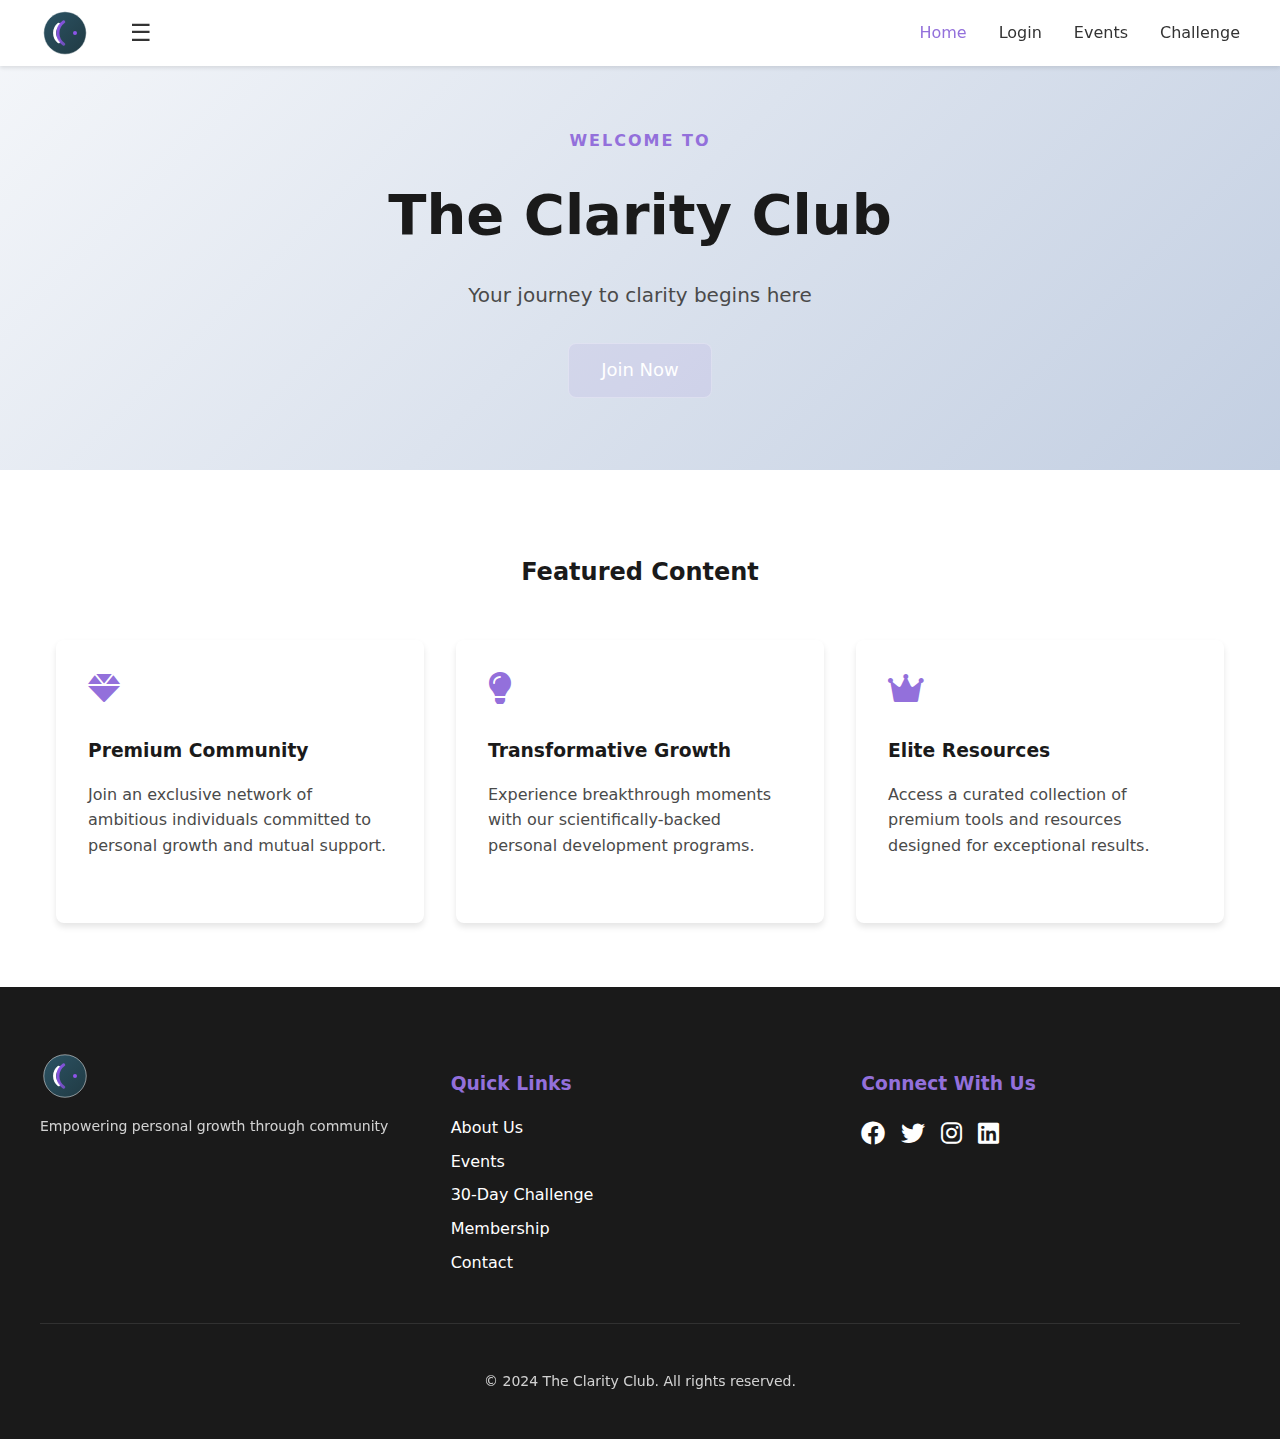
<file: index.html>
<!DOCTYPE html>
<html lang="en">
<head>
    <meta charset="UTF-8">
    <meta name="viewport" content="width=device-width, initial-scale=1.0">
    <title>The Clarity Club</title>
    <link rel="stylesheet" href="css/variables.css">
    <link rel="stylesheet" href="css/styles.css">
    <link rel="stylesheet" href="css/hamburger.css">
    <link rel="stylesheet" href="https://cdnjs.cloudflare.com/ajax/libs/font-awesome/6.0.0/css/all.min.css">
    <style>
        .glow-button {
            position: relative;
            display: inline-block;
            padding: 12px 32px;
            color: white;
            text-decoration: none;
            font-size: 18px;
            font-weight: 500;
            border: 1px solid rgba(255, 255, 255, 0.3);
            border-radius: 8px;
            background: rgba(147, 112, 219, 0.1);
            transition: all 0.3s;
            overflow: hidden;
        }

        .glow-button::before {
            content: '';
            position: absolute;
            top: -2px;
            left: -2px;
            right: -2px;
            bottom: -2px;
            background: linear-gradient(45deg, #9370DB, #8A2BE2);
            border-radius: 10px;
            z-index: -1;
            opacity: 0.3;
            filter: blur(10px);
            animation: glowPulse 2s ease-in-out infinite;
        }

        .glow-button::after {
            content: '';
            position: absolute;
            inset: 0;
            border-radius: 8px;
            background: rgba(147, 112, 219, 0.1);
            z-index: -1;
            transition: all 0.3s;
        }

        .glow-button:hover {
            transform: translateY(-2px);
            background: white;
            color: #1E293B;
        }

        .glow-button:hover::before {
            opacity: 0.5;
        }

        @keyframes glowPulse {
            0%, 100% {
                opacity: 0.3;
                transform: scale(1);
            }
            50% {
                opacity: 0.5;
                transform: scale(1.1);
            }
        }
    </style>
</head>
<body>
    <!-- Top Navigation -->
    <nav class="site-nav">
        <div class="nav-progressive">
            <div class="nav-primary">
                <div class="nav-left">
                    <a href="index.html" class="logo">
                        <img src="images/logo.svg" alt="The Clarity Club Logo" class="logo-image">
                    </a>
                    <button class="hamburger-btn" aria-label="Toggle menu">
                        <span class="hamburger-icon">☰</span>
                    </button>
                </div>
                
                <div class="nav-links">
                    <a href="index.html" class="active">Home</a>
                    <a href="login.html">Login</a>
                    <a href="events.html">Events</a>
                    <a href="challenge.html">Challenge</a>
                </div>
            </div>
        </div>
    </nav>

    <!-- Hamburger Dropdown Menu -->
    <div class="hamburger-dropdown">
        <a href="index.html" class="active">Home</a>
        <a href="about.html">About</a>
        <a href="membership.html">Membership</a>
        <a href="blog.html">Blog</a>
        <a href="events.html">Events</a>
        <a href="resources.html">Resources</a>
        <a href="challenge.html">Challenge</a>
        <a href="dashboard.html">Dashboard</a>
        <a href="contact.html">Contact</a>
        <a href="login.html">Login</a>
    </div>

    <!-- Main Content -->
    <main>
        <section class="hero-stack">
            <div class="container">
                <span class="overline">Welcome to</span>
                <h1>The Clarity Club</h1>
                <p class="lead">Your journey to clarity begins here</p>
                <a href="membership.html" class="glow-button">Join Now</a>
            </div>
        </section>

        <section class="content-stack">
            <div class="container">
                <h2>Featured Content</h2>
                <div class="grid">
                    <div class="feature-card">
                        <i class="fas fa-gem"></i>
                        <h3>Premium Community</h3>
                        <p>Join an exclusive network of ambitious individuals committed to personal growth and mutual support.</p>
                        <p class="hover-reveal">
                            <i class="fas fa-circle-check"></i> VIP Mastermind Groups<br>
                            <i class="fas fa-circle-check"></i> Expert-Led Workshops<br>
                            <i class="fas fa-circle-check"></i> Exclusive Events Access<br>
                            <i class="fas fa-circle-check"></i> Private Community Forum
                        </p>
                    </div>

                    <div class="feature-card">
                        <i class="fas fa-lightbulb"></i>
                        <h3>Transformative Growth</h3>
                        <p>Experience breakthrough moments with our scientifically-backed personal development programs.</p>
                        <p class="hover-reveal">
                            <i class="fas fa-circle-check"></i> Personalized Action Plans<br>
                            <i class="fas fa-circle-check"></i> 1-on-1 Coaching Sessions<br>
                            <i class="fas fa-circle-check"></i> Advanced Learning Tools<br>
                            <i class="fas fa-circle-check"></i> Progress Visualization
                        </p>
                    </div>

                    <div class="feature-card">
                        <i class="fas fa-crown"></i>
                        <h3>Elite Resources</h3>
                        <p>Access a curated collection of premium tools and resources designed for exceptional results.</p>
                        <p class="hover-reveal">
                            <i class="fas fa-circle-check"></i> Success Blueprints<br>
                            <i class="fas fa-circle-check"></i> Achievement Tracking<br>
                            <i class="fas fa-circle-check"></i> Resource Library<br>
                            <i class="fas fa-circle-check"></i> Members-Only Content
                        </p>
                    </div>
                </div>
            </div>
        </section>
    </main>

    <!-- Footer -->
    <footer>
        <div class="container">
            <div class="footer-content">
                <div class="footer-section">
                    <div class="footer-logo">
                        <img src="images/logo.svg" alt="The Clarity Club Logo" class="logo-image">
                    </div>
                    <p class="small">Empowering personal growth through community</p>
                </div>
                <div class="footer-section">
                    <h3>Quick Links</h3>
                    <ul>
                        <li><a href="about.html">About Us</a></li>
                        <li><a href="events.html">Events</a></li>
                        <li><a href="challenge.html">30-Day Challenge</a></li>
                        <li><a href="membership.html">Membership</a></li>
                        <li><a href="contact.html">Contact</a></li>
                    </ul>
                </div>
                <div class="footer-section">
                    <h3>Connect With Us</h3>
                    <div class="social-links">
                        <a href="#"><i class="fab fa-facebook"></i></a>
                        <a href="#"><i class="fab fa-twitter"></i></a>
                        <a href="#"><i class="fab fa-instagram"></i></a>
                        <a href="#"><i class="fab fa-linkedin"></i></a>
                    </div>
                </div>
            </div>
            <div class="footer-bottom">
                <p class="small">&copy; 2024 The Clarity Club. All rights reserved.</p>
            </div>
        </div>
    </footer>

    <script>
        document.addEventListener('DOMContentLoaded', function() {
            const menuBtn = document.querySelector('.hamburger-btn');
            const dropdown = document.querySelector('.hamburger-dropdown');
            
            menuBtn.addEventListener('click', function(e) {
                e.stopPropagation();
                dropdown.classList.toggle('show');
            });

            document.addEventListener('click', function(e) {
                if (!menuBtn.contains(e.target) && !dropdown.contains(e.target)) {
                    dropdown.classList.remove('show');
                }
            });
        });
    </script>
    <script src="js/main.js"></script>
</body>
</html>
</file>
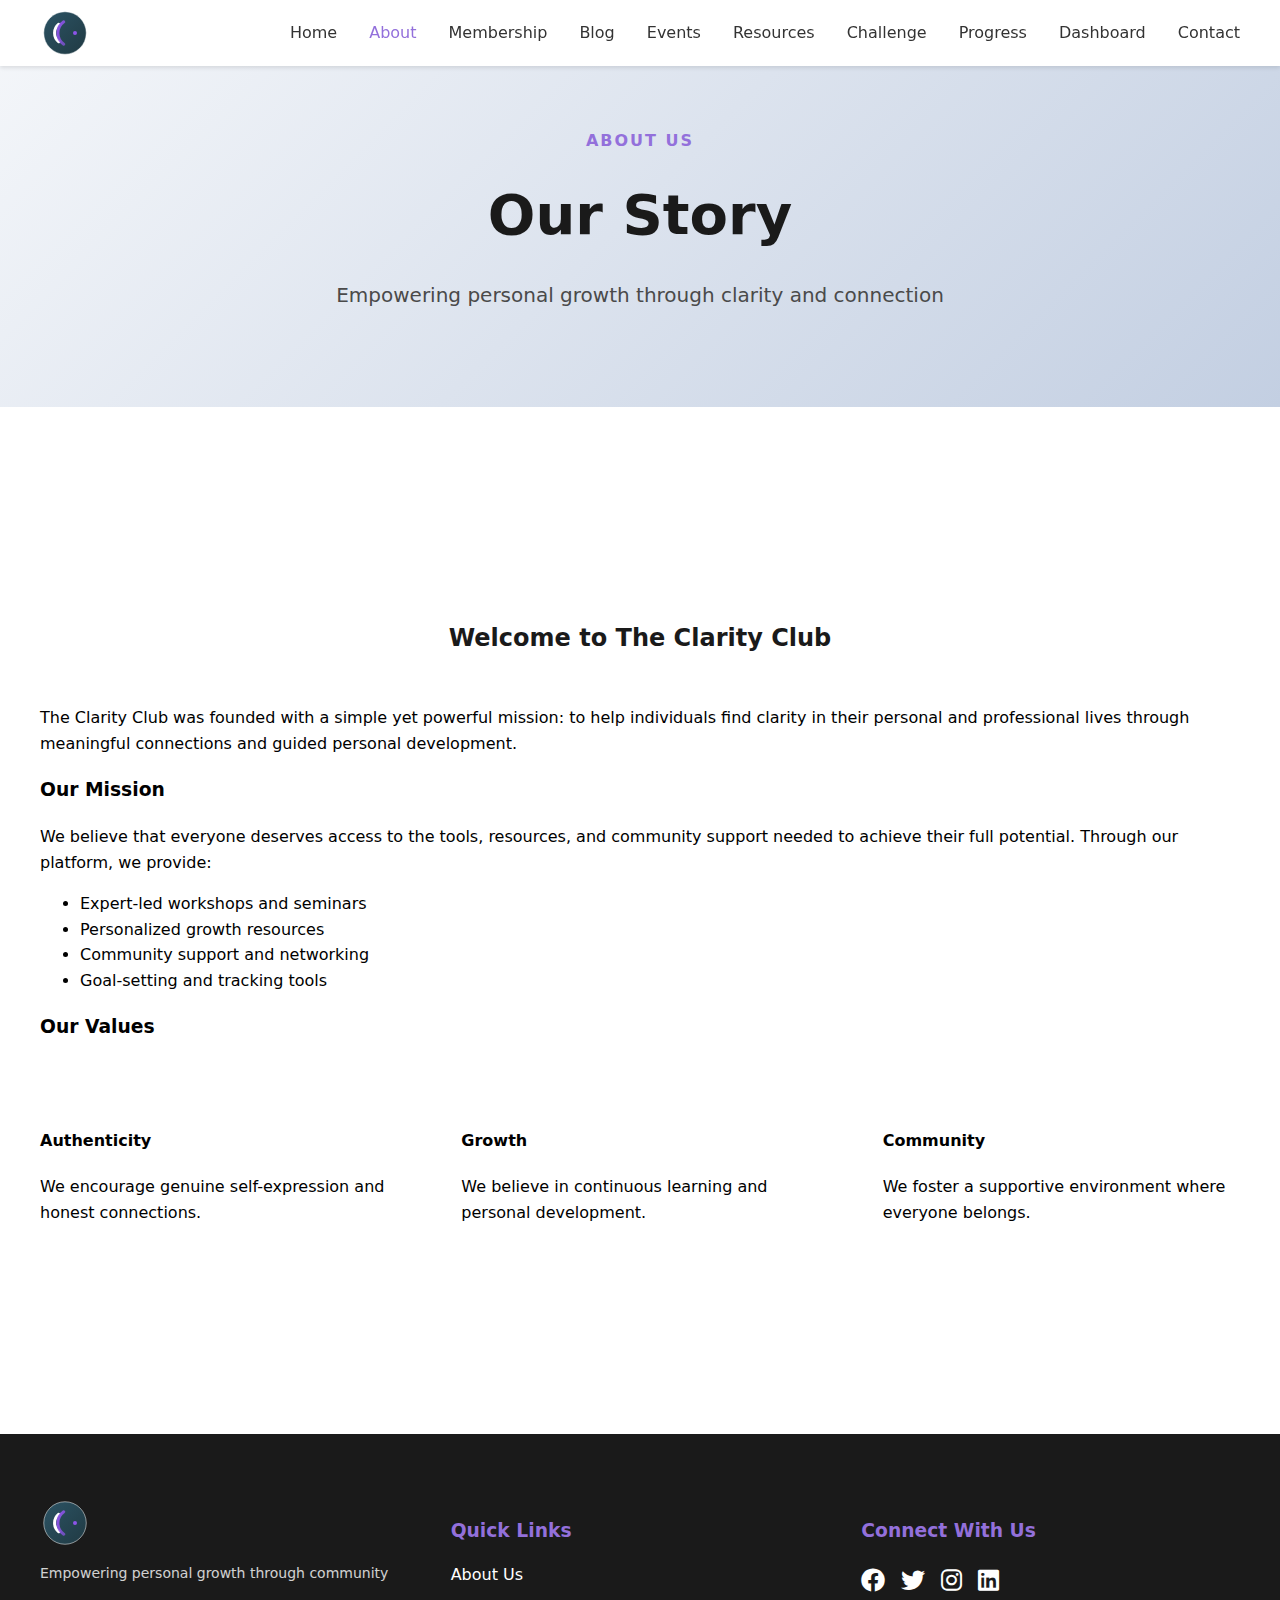
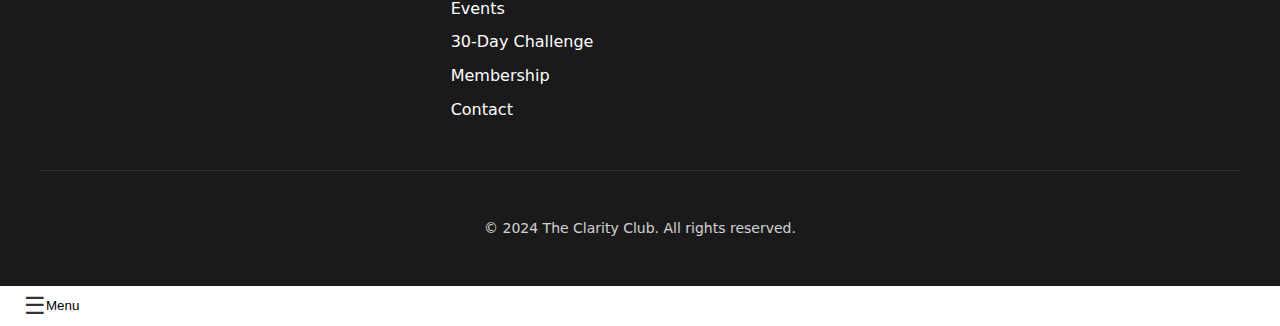
<file: about.html>
<!DOCTYPE html>
<html lang="en">
<head>
    <meta charset="UTF-8">
    <meta name="viewport" content="width=device-width, initial-scale=1.0">
    <title>About - The Clarity Club</title>
    <link rel="stylesheet" href="css/variables.css">
    <link rel="stylesheet" href="css/styles.css">
    <link rel="stylesheet" href="css/about.css">
    <link rel="stylesheet" href="css/hamburger.css">
    <link rel="stylesheet" href="https://cdnjs.cloudflare.com/ajax/libs/font-awesome/6.0.0/css/all.min.css">
</head>
<body>
    <nav class="site-nav">
        <div class="nav-progressive">
            <div class="nav-primary">
                <a href="index.html" class="logo">
                    <img src="images/logo.svg" alt="The Clarity Club Logo" class="logo-image">
                </a>
                
                <!-- Desktop Navigation -->
                <div class="nav-links">
                    <a href="index.html">Home</a>
                    <a href="about.html" class="active">About</a>
                    <a href="membership.html">Membership</a>
                    <a href="blog.html">Blog</a>
                    <a href="events.html">Events</a>
                    <a href="resources.html">Resources</a>
                    <a href="challenge.html">Challenge</a>
                    <a href="progress.html">Progress</a>
                    <a href="dashboard.html">Dashboard</a>
                    <a href="contact.html">Contact</a>
                </div>
            </div>
        </div>
    </nav>

    <main>
        <section class="hero-stack">
            <div class="container">
                <span class="overline">About Us</span>
                <h1>Our Story</h1>
                <p class="lead">Empowering personal growth through clarity and connection</p>
            </div>
        </section>

        <section class="content-stack">
            <div class="container">
                <div class="about-content">
                    <h2>Welcome to The Clarity Club</h2>
                    <p>The Clarity Club was founded with a simple yet powerful mission: to help individuals find clarity in their personal and professional lives through meaningful connections and guided personal development.</p>
                    
                    <h3>Our Mission</h3>
                    <p>We believe that everyone deserves access to the tools, resources, and community support needed to achieve their full potential. Through our platform, we provide:</p>
                    <ul>
                        <li>Expert-led workshops and seminars</li>
                        <li>Personalized growth resources</li>
                        <li>Community support and networking</li>
                        <li>Goal-setting and tracking tools</li>
                    </ul>

                    <h3>Our Values</h3>
                    <div class="values-grid">
                        <div class="value-card">
                            <h4>Authenticity</h4>
                            <p>We encourage genuine self-expression and honest connections.</p>
                        </div>
                        <div class="value-card">
                            <h4>Growth</h4>
                            <p>We believe in continuous learning and personal development.</p>
                        </div>
                        <div class="value-card">
                            <h4>Community</h4>
                            <p>We foster a supportive environment where everyone belongs.</p>
                        </div>
                    </div>
                </div>
            </div>
        </section>
    </main>

    <footer>
        <div class="container">
            <div class="footer-content">
                <div class="footer-section">
                    <div class="footer-logo">
                        <img src="images/logo.svg" alt="The Clarity Club Logo" class="logo-image">
                    </div>
                    <p class="small">Empowering personal growth through community</p>
                </div>
                <div class="footer-section">
                    <h3>Quick Links</h3>
                    <ul>
                        <li><a href="about.html">About Us</a></li>
                        <li><a href="events.html">Events</a></li>
                        <li><a href="challenge.html">30-Day Challenge</a></li>
                        <li><a href="membership.html">Membership</a></li>
                        <li><a href="contact.html">Contact</a></li>
                    </ul>
                </div>
                <div class="footer-section">
                    <h3>Connect With Us</h3>
                    <div class="social-links">
                        <a href="#"><i class="fab fa-facebook"></i></a>
                        <a href="#"><i class="fab fa-twitter"></i></a>
                        <a href="#"><i class="fab fa-instagram"></i></a>
                        <a href="#"><i class="fab fa-linkedin"></i></a>
                    </div>
                </div>
            </div>
            <div class="footer-bottom">
                <p class="small">&copy; 2024 The Clarity Club. All rights reserved.</p>
            </div>
        </div>
    </footer>

    <script src="js/hamburger.js"></script>
    <script src="js/main.js"></script>
</body>
</html>
</file>
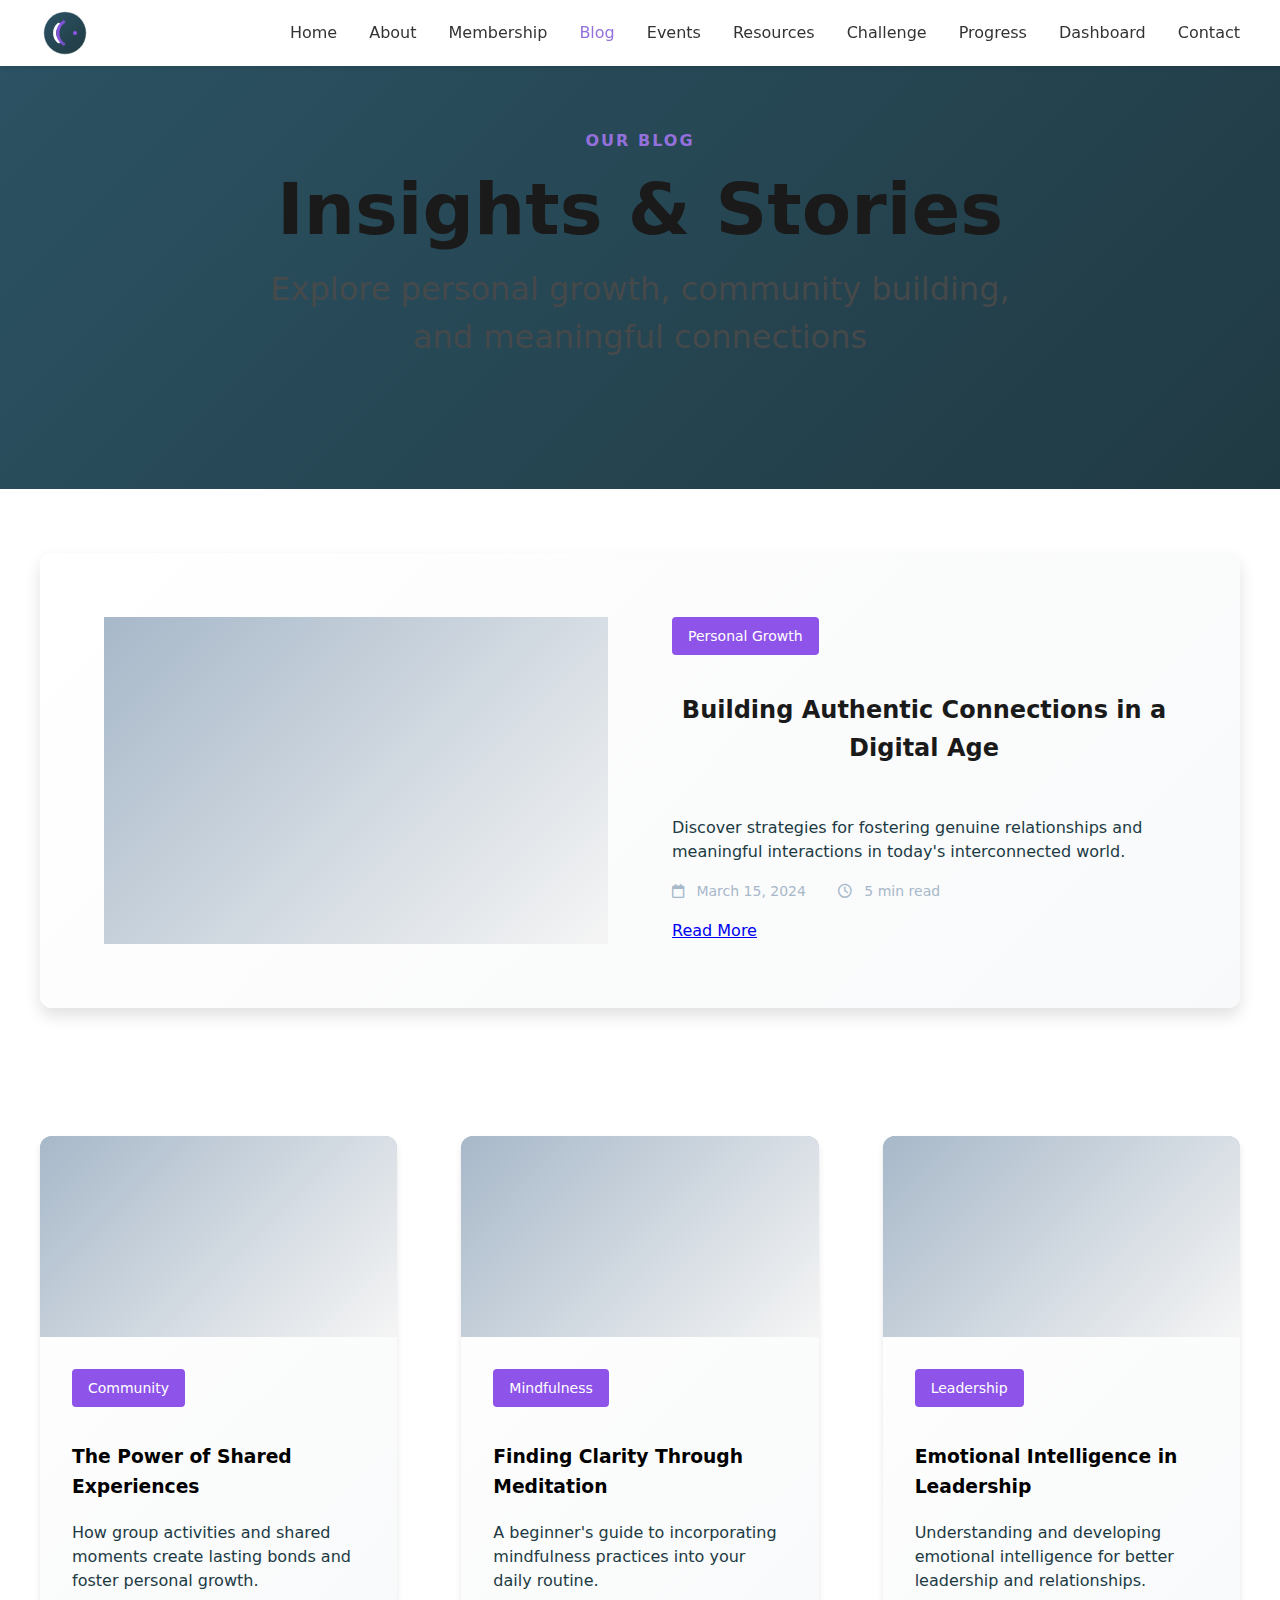
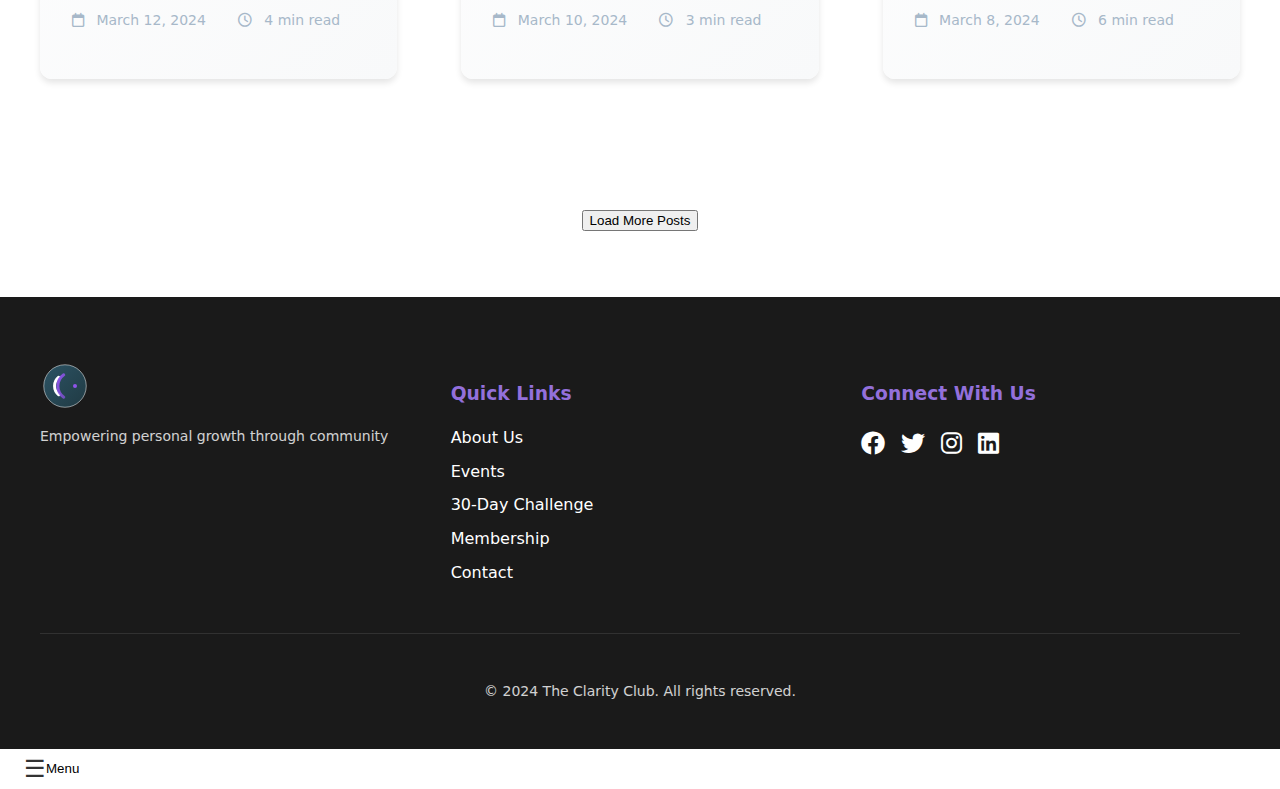
<file: blog.html>
<!DOCTYPE html>
<html lang="en">
<head>
    <meta charset="UTF-8">
    <meta name="viewport" content="width=device-width, initial-scale=1.0">
    <title>Blog - The Clarity Club</title>
    <link rel="stylesheet" href="css/variables.css">
    <link rel="stylesheet" href="css/styles.css">
    <link rel="stylesheet" href="css/blog.css">
    <link rel="stylesheet" href="css/hamburger.css">
    <link rel="stylesheet" href="https://cdnjs.cloudflare.com/ajax/libs/font-awesome/6.0.0/css/all.min.css">
</head>
<body>
    <nav class="site-nav">
        <div class="nav-progressive">
            <div class="nav-primary">
                <a href="index.html" class="logo">
                    <img src="images/logo.svg" alt="The Clarity Club Logo" class="logo-image">
                </a>
                
                <!-- Desktop Navigation -->
                <div class="nav-links">
                    <a href="index.html">Home</a>
                    <a href="about.html">About</a>
                    <a href="membership.html">Membership</a>
                    <a href="blog.html" class="active">Blog</a>
                    <a href="events.html">Events</a>
                    <a href="resources.html">Resources</a>
                    <a href="challenge.html">Challenge</a>
                    <a href="progress.html">Progress</a>
                    <a href="dashboard.html">Dashboard</a>
                    <a href="contact.html">Contact</a>
                </div>
            </div>
        </div>
    </nav>

    <main>
        <section class="hero-stack">
            <span class="overline">Our Blog</span>
            <h1>Insights & Stories</h1>
            <p class="lead">Explore personal growth, community building, and meaningful connections</p>
        </section>

        <section class="content-stack">
            <div class="container">
                <div class="blog-featured">
                    <article class="featured-post">
                        <div class="post-image">
                            <div class="image-placeholder"></div>
                        </div>
                        <div class="post-content">
                            <span class="post-category">Personal Growth</span>
                            <h2>Building Authentic Connections in a Digital Age</h2>
                            <p class="post-excerpt">Discover strategies for fostering genuine relationships and meaningful interactions in today's interconnected world.</p>
                            <div class="post-meta">
                                <span class="post-date"><i class="far fa-calendar"></i> March 15, 2024</span>
                                <span class="post-read-time"><i class="far fa-clock"></i> 5 min read</span>
                            </div>
                            <a href="#" class="cta-primary">Read More</a>
                        </div>
                    </article>
                </div>

                <div class="blog-grid">
                    <article class="blog-card">
                        <div class="post-image">
                            <div class="image-placeholder"></div>
                        </div>
                        <div class="post-content">
                            <span class="post-category">Community</span>
                            <h3>The Power of Shared Experiences</h3>
                            <p class="post-excerpt">How group activities and shared moments create lasting bonds and foster personal growth.</p>
                            <div class="post-meta">
                                <span class="post-date"><i class="far fa-calendar"></i> March 12, 2024</span>
                                <span class="post-read-time"><i class="far fa-clock"></i> 4 min read</span>
                            </div>
                        </div>
                    </article>

                    <article class="blog-card">
                        <div class="post-image">
                            <div class="image-placeholder"></div>
                        </div>
                        <div class="post-content">
                            <span class="post-category">Mindfulness</span>
                            <h3>Finding Clarity Through Meditation</h3>
                            <p class="post-excerpt">A beginner's guide to incorporating mindfulness practices into your daily routine.</p>
                            <div class="post-meta">
                                <span class="post-date"><i class="far fa-calendar"></i> March 10, 2024</span>
                                <span class="post-read-time"><i class="far fa-clock"></i> 3 min read</span>
                            </div>
                        </div>
                    </article>

                    <article class="blog-card">
                        <div class="post-image">
                            <div class="image-placeholder"></div>
                        </div>
                        <div class="post-content">
                            <span class="post-category">Leadership</span>
                            <h3>Emotional Intelligence in Leadership</h3>
                            <p class="post-excerpt">Understanding and developing emotional intelligence for better leadership and relationships.</p>
                            <div class="post-meta">
                                <span class="post-date"><i class="far fa-calendar"></i> March 8, 2024</span>
                                <span class="post-read-time"><i class="far fa-clock"></i> 6 min read</span>
                            </div>
                        </div>
                    </article>
                </div>

                <div class="pagination">
                    <button class="cta-primary">Load More Posts</button>
                </div>
            </div>
        </section>
    </main>

    <footer>
        <div class="container">
            <div class="footer-content">
                <div class="footer-section">
                    <div class="footer-logo">
                        <img src="images/logo.svg" alt="The Clarity Club Logo" class="logo-image">
                    </div>
                    <p class="small">Empowering personal growth through community</p>
                </div>
                <div class="footer-section">
                    <h3>Quick Links</h3>
                    <ul>
                        <li><a href="about.html">About Us</a></li>
                        <li><a href="events.html">Events</a></li>
                        <li><a href="challenge.html">30-Day Challenge</a></li>
                        <li><a href="membership.html">Membership</a></li>
                        <li><a href="contact.html">Contact</a></li>
                    </ul>
                </div>
                <div class="footer-section">
                    <h3>Connect With Us</h3>
                    <div class="social-links">
                        <a href="#"><i class="fab fa-facebook"></i></a>
                        <a href="#"><i class="fab fa-twitter"></i></a>
                        <a href="#"><i class="fab fa-instagram"></i></a>
                        <a href="#"><i class="fab fa-linkedin"></i></a>
                    </div>
                </div>
            </div>
            <div class="footer-bottom">
                <p class="small">&copy; 2024 The Clarity Club. All rights reserved.</p>
            </div>
        </div>
    </footer>

    <script src="js/hamburger.js"></script>
    <script src="js/main.js"></script>
</body>
</html>
</file>
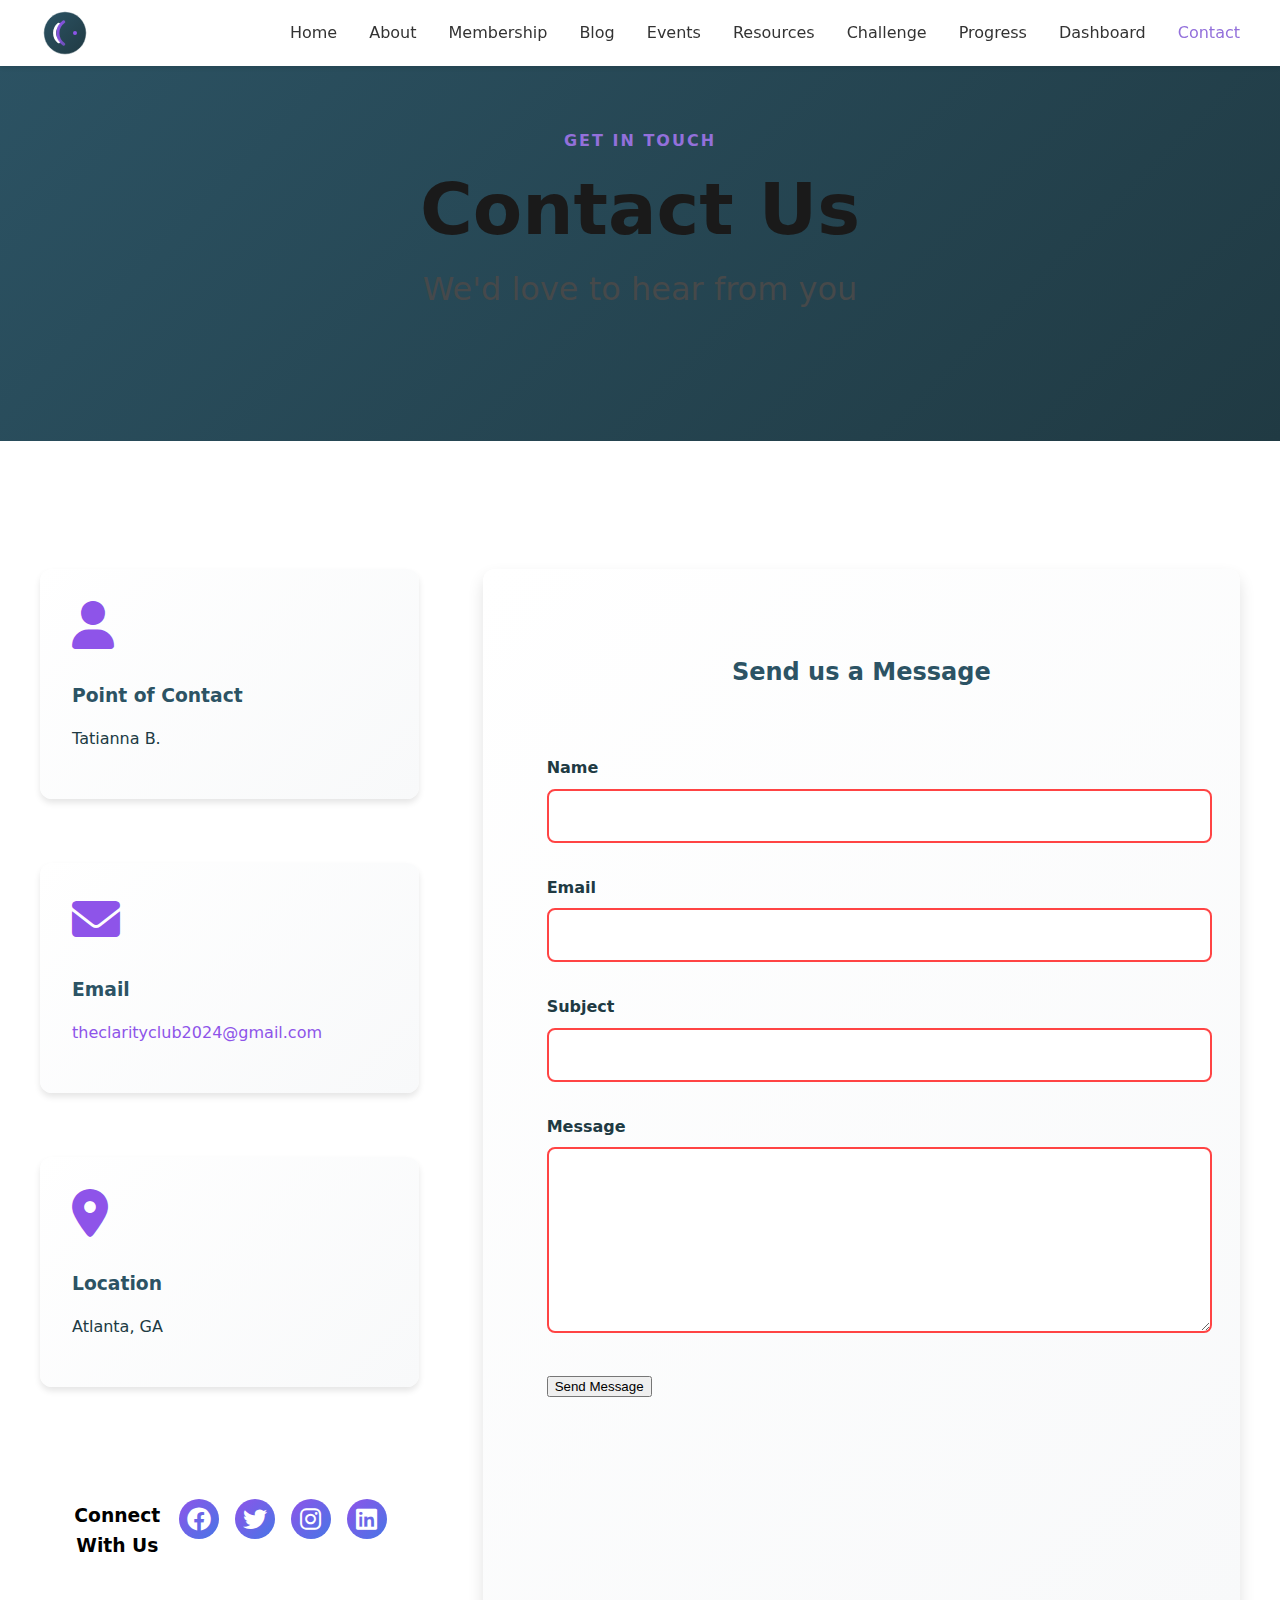
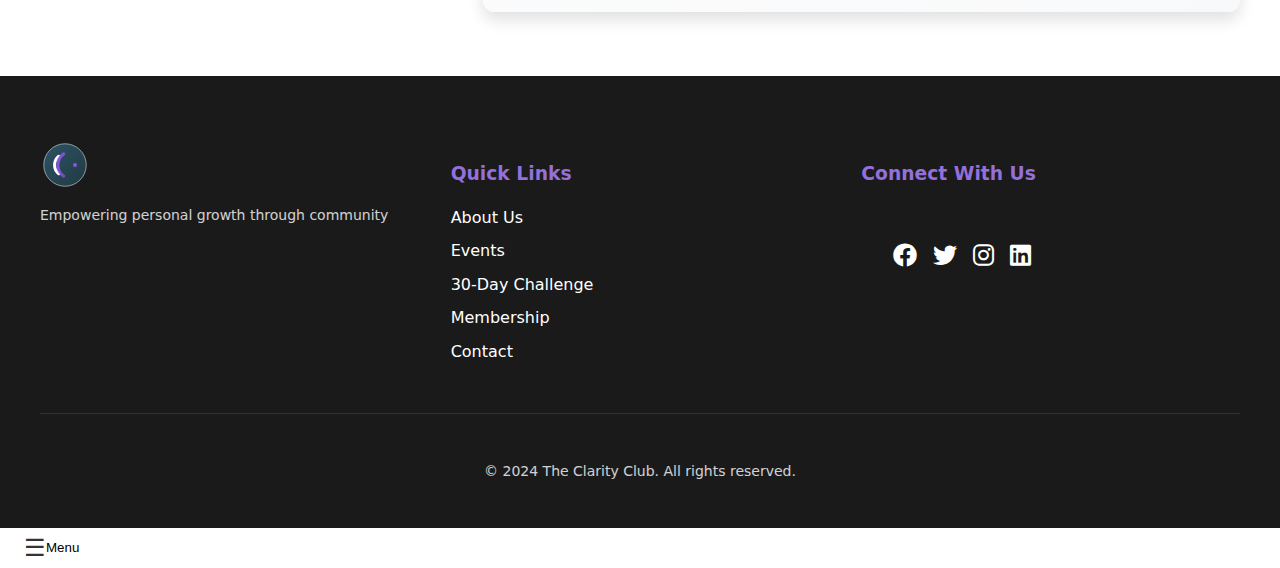
<file: contact.html>
<!DOCTYPE html>
<html lang="en">
<head>
    <meta charset="UTF-8">
    <meta name="viewport" content="width=device-width, initial-scale=1.0">
    <title>Contact - The Clarity Club</title>
    <link rel="stylesheet" href="css/variables.css">
    <link rel="stylesheet" href="css/styles.css">
    <link rel="stylesheet" href="css/contact.css">
    <link rel="stylesheet" href="css/hamburger.css">
    <link rel="stylesheet" href="https://cdnjs.cloudflare.com/ajax/libs/font-awesome/6.0.0/css/all.min.css">
</head>
<body>
    <nav class="site-nav">
        <div class="nav-progressive">
            <div class="nav-primary">
                <a href="index.html" class="logo">
                    <img src="images/logo.svg" alt="The Clarity Club Logo" class="logo-image">
                </a>
                
                <!-- Desktop Navigation -->
                <div class="nav-links">
                    <a href="index.html">Home</a>
                    <a href="about.html">About</a>
                    <a href="membership.html">Membership</a>
                    <a href="blog.html">Blog</a>
                    <a href="events.html">Events</a>
                    <a href="resources.html">Resources</a>
                    <a href="challenge.html">Challenge</a>
                    <a href="progress.html">Progress</a>
                    <a href="dashboard.html">Dashboard</a>
                    <a href="contact.html" class="active">Contact</a>
                </div>
            </div>
        </div>
    </nav>

    <main>
        <section class="hero-stack">
            <span class="overline">Get in Touch</span>
            <h1>Contact Us</h1>
            <p class="lead">We'd love to hear from you</p>
        </section>

        <section class="content-stack">
            <div class="container">
                <div class="contact-grid">
                    <div class="contact-info">
                        <div class="info-card">
                            <i class="fas fa-user"></i>
                            <h3>Point of Contact</h3>
                            <p>Tatianna B.</p>
                        </div>
                        <div class="info-card">
                            <i class="fas fa-envelope"></i>
                            <h3>Email</h3>
                            <p><a href="mailto:theclarityclub2024@gmail.com">theclarityclub2024@gmail.com</a></p>
                        </div>
                        <div class="info-card">
                            <i class="fas fa-location-dot"></i>
                            <h3>Location</h3>
                            <p>Atlanta, GA</p>
                        </div>
                        <div class="social-links">
                            <h3>Connect With Us</h3>
                            <div class="social-icons">
                                <a href="#" class="social-icon"><i class="fab fa-facebook"></i></a>
                                <a href="#" class="social-icon"><i class="fab fa-twitter"></i></a>
                                <a href="#" class="social-icon"><i class="fab fa-instagram"></i></a>
                                <a href="#" class="social-icon"><i class="fab fa-linkedin"></i></a>
                            </div>
                        </div>
                    </div>

                    <div class="contact-form">
                        <h2>Send us a Message</h2>
                        <form id="contactForm" onsubmit="return false;">
                            <div class="form-group">
                                <label for="name">Name</label>
                                <input type="text" id="name" name="name" required>
                            </div>
                            <div class="form-group">
                                <label for="email">Email</label>
                                <input type="email" id="email" name="email" required>
                            </div>
                            <div class="form-group">
                                <label for="subject">Subject</label>
                                <input type="text" id="subject" name="subject" required>
                            </div>
                            <div class="form-group">
                                <label for="message">Message</label>
                                <textarea id="message" name="message" rows="6" required></textarea>
                            </div>
                            <button type="submit" class="cta-primary">Send Message</button>
                        </form>
                    </div>
                </div>
            </div>
        </section>
    </main>

    <footer>
        <div class="container">
            <div class="footer-content">
                <div class="footer-section">
                    <div class="footer-logo">
                        <img src="images/logo.svg" alt="The Clarity Club Logo" class="logo-image">
                    </div>
                    <p class="small">Empowering personal growth through community</p>
                </div>
                <div class="footer-section">
                    <h3>Quick Links</h3>
                    <ul>
                        <li><a href="about.html">About Us</a></li>
                        <li><a href="events.html">Events</a></li>
                        <li><a href="challenge.html">30-Day Challenge</a></li>
                        <li><a href="membership.html">Membership</a></li>
                        <li><a href="contact.html">Contact</a></li>
                    </ul>
                </div>
                <div class="footer-section">
                    <h3>Connect With Us</h3>
                    <div class="social-links">
                        <a href="#"><i class="fab fa-facebook"></i></a>
                        <a href="#"><i class="fab fa-twitter"></i></a>
                        <a href="#"><i class="fab fa-instagram"></i></a>
                        <a href="#"><i class="fab fa-linkedin"></i></a>
                    </div>
                </div>
            </div>
            <div class="footer-bottom">
                <p class="small">&copy; 2024 The Clarity Club. All rights reserved.</p>
            </div>
        </div>
    </footer>

    <script src="js/hamburger.js"></script>
    <script src="js/main.js"></script>
</body>
</html>
</file>
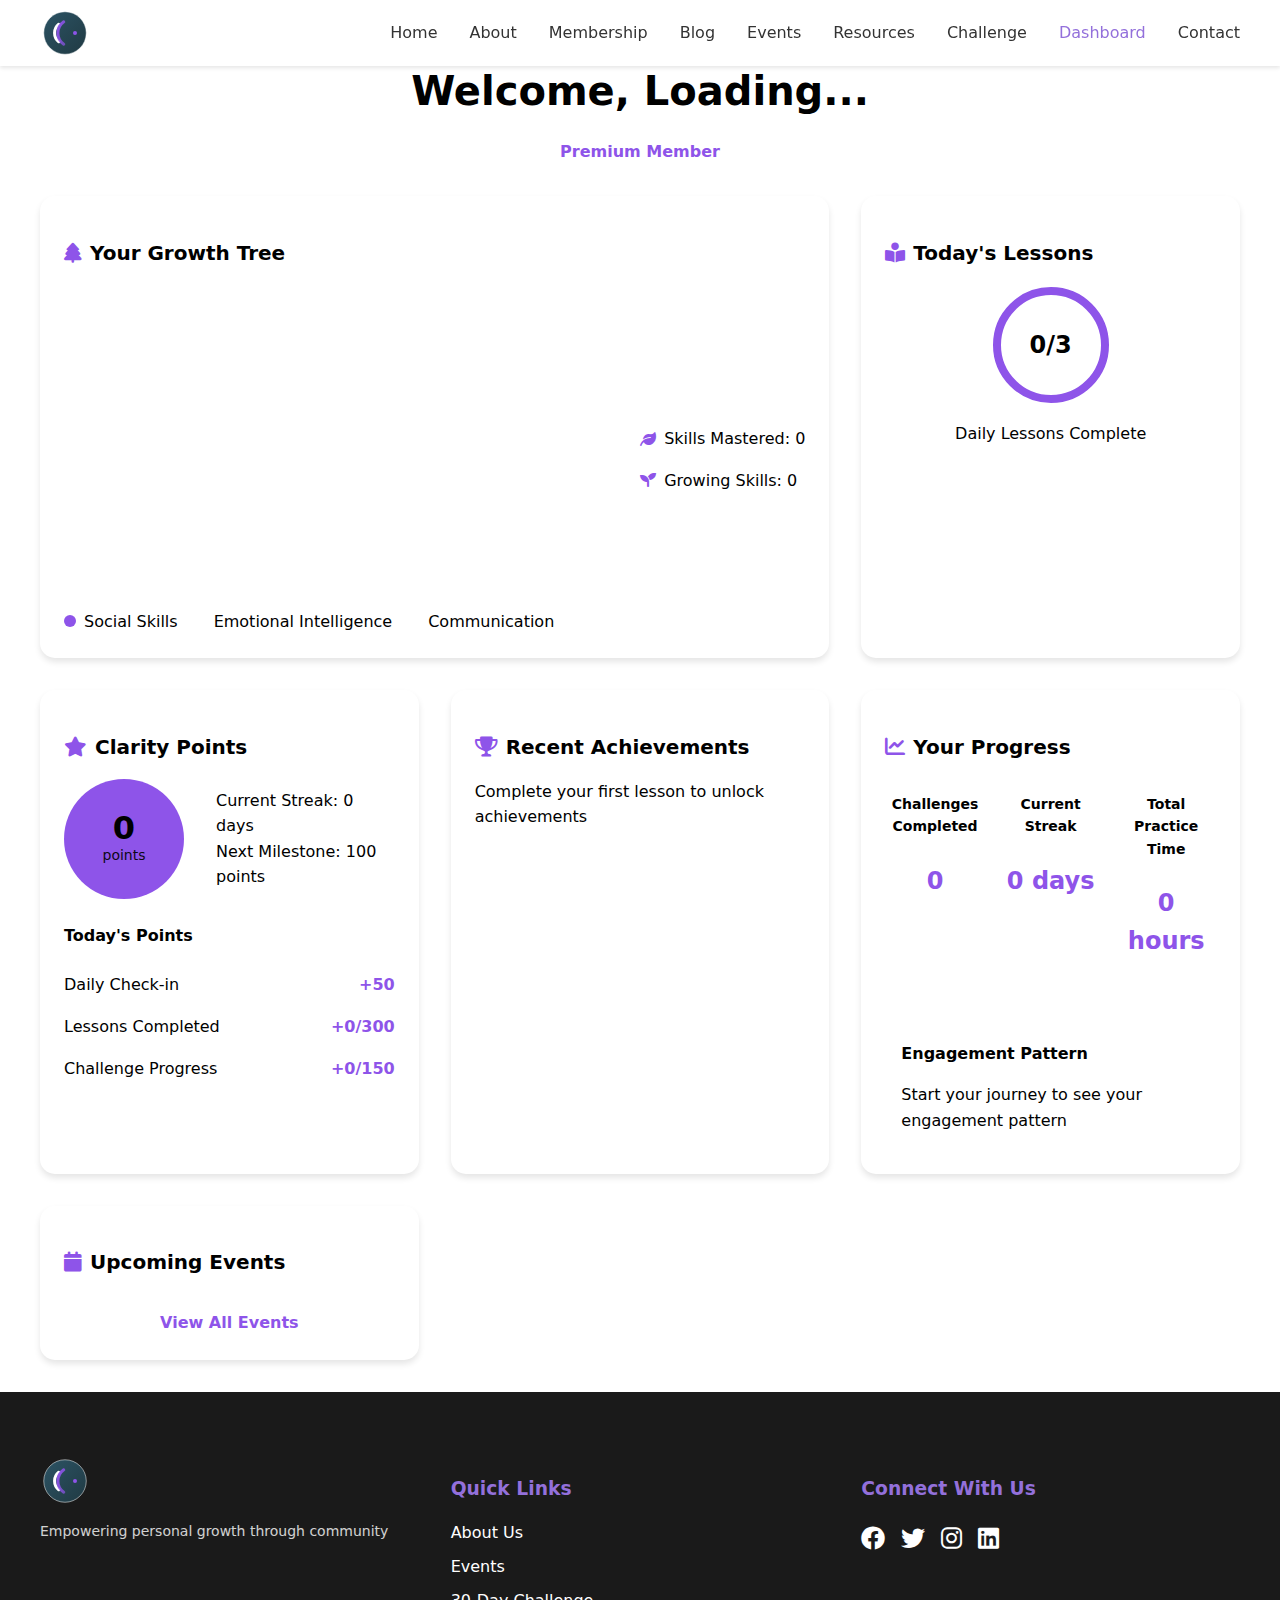
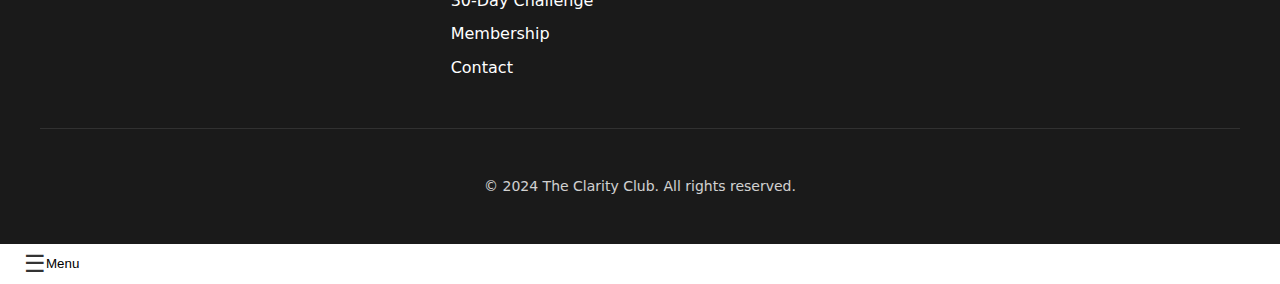
<file: dashboard.html>
<!DOCTYPE html>
<html lang="en">
<head>
    <meta charset="UTF-8">
    <meta name="viewport" content="width=device-width, initial-scale=1.0">
    <title>Member Dashboard - The Clarity Club</title>
    <link rel="stylesheet" href="css/variables.css">
    <link rel="stylesheet" href="css/styles.css">
    <link rel="stylesheet" href="css/dashboard.css">
    <link rel="stylesheet" href="css/hamburger.css">
    <link rel="stylesheet" href="https://cdnjs.cloudflare.com/ajax/libs/font-awesome/6.0.0/css/all.min.css">
</head>
<body>
    <nav class="site-nav">
        <div class="nav-progressive">
            <div class="nav-primary">
                <a href="index.html" class="logo">
                    <img src="images/logo.svg" alt="The Clarity Club Logo" class="logo-image">
                </a>
                
                <!-- Desktop Navigation -->
                <div class="nav-links">
                    <a href="index.html">Home</a>
                    <a href="about.html">About</a>
                    <a href="membership.html">Membership</a>
                    <a href="blog.html">Blog</a>
                    <a href="events.html">Events</a>
                    <a href="resources.html">Resources</a>
                    <a href="challenge.html">Challenge</a>
                    <a href="dashboard.html" class="active">Dashboard</a>
                    <a href="contact.html">Contact</a>
                </div>
            </div>
        </div>
    </nav>

    <main class="dashboard">
        <div class="dashboard-header">
            <h1>Welcome, <span class="member-name">Loading...</span></h1>
            <p class="membership-status">Premium Member</p>
        </div>

        <div class="dashboard-grid">
            <!-- Growth Tree Visualization -->
            <section class="dashboard-card growth-tree-card">
                <h2><i class="fas fa-tree"></i> Your Growth Tree</h2>
                <div class="growth-tree">
                    <div class="tree-container">
                        <canvas id="treeCanvas"></canvas>
                        <div class="tree-legend">
                            <div class="legend-item">
                                <span class="legend-color social"></span>
                                <span>Social Skills</span>
                            </div>
                            <div class="legend-item">
                                <span class="legend-color emotional"></span>
                                <span>Emotional Intelligence</span>
                            </div>
                            <div class="legend-item">
                                <span class="legend-color communication"></span>
                                <span>Communication</span>
                            </div>
                        </div>
                    </div>
                    <div class="tree-stats">
                        <div class="tree-stat">
                            <i class="fas fa-leaf"></i>
                            <span>Skills Mastered: <span class="skills-count">0</span></span>
                        </div>
                        <div class="tree-stat">
                            <i class="fas fa-seedling"></i>
                            <span>Growing Skills: <span class="growing-count">0</span></span>
                        </div>
                    </div>
                </div>
            </section>

            <!-- Daily Lessons -->
            <section class="dashboard-card lessons-card">
                <h2><i class="fas fa-book-reader"></i> Today's Lessons</h2>
                <div class="daily-lessons">
                    <div class="lesson-progress">
                        <div class="progress-ring">
                            <svg>
                                <circle class="progress-ring-circle" cx="60" cy="60" r="54"></circle>
                            </svg>
                            <span class="progress-text">0/3</span>
                        </div>
                        <p>Daily Lessons Complete</p>
                    </div>
                    <div class="lessons-list">
                        <!-- Lessons will be loaded dynamically -->
                    </div>
                </div>
            </section>

            <!-- Points & Rewards -->
            <section class="dashboard-card rewards-card">
                <h2><i class="fas fa-star"></i> Clarity Points</h2>
                <div class="points-display">
                    <div class="points-circle">
                        <span class="points">0</span>
                        <span class="points-label">points</span>
                    </div>
                    <div class="points-breakdown">
                        <div class="streak-info">
                            <span>Current Streak:</span>
                            <span class="streak-days">0 days</span>
                        </div>
                        <div class="next-milestone">
                            <span>Next Milestone:</span>
                            <span class="milestone-points">100 points</span>
                        </div>
                    </div>
                </div>
                <div class="points-breakdown">
                    <h3>Today's Points</h3>
                    <ul class="points-list">
                        <li>
                            <span>Daily Check-in</span>
                            <span class="points-value">+50</span>
                        </li>
                        <li>
                            <span>Lessons Completed</span>
                            <span class="points-value">+0/300</span>
                        </li>
                        <li>
                            <span>Challenge Progress</span>
                            <span class="points-value">+0/150</span>
                        </li>
                    </ul>
                </div>
            </section>

            <!-- Achievements Section -->
            <section class="dashboard-card achievements-card">
                <h2><i class="fas fa-trophy"></i> Recent Achievements</h2>
                <div class="achievement-grid">
                    <div class="achievement-placeholder">Complete your first lesson to unlock achievements</div>
                </div>
            </section>

            <!-- Progress Overview -->
            <section class="dashboard-card progress-card">
                <h2><i class="fas fa-chart-line"></i> Your Progress</h2>
                <div class="progress-stats">
                    <div class="stat">
                        <h3>Challenges Completed</h3>
                        <p class="stat-value">0</p>
                    </div>
                    <div class="stat">
                        <h3>Current Streak</h3>
                        <p class="stat-value">0 days</p>
                    </div>
                    <div class="stat">
                        <h3>Total Practice Time</h3>
                        <p class="stat-value">0 hours</p>
                    </div>
                </div>
                <div class="progress-heatmap">
                    <h3>Engagement Pattern</h3>
                    <div class="heatmap-container">
                        <div class="heatmap-placeholder">Start your journey to see your engagement pattern</div>
                    </div>
                </div>
            </section>

            <!-- Upcoming Events -->
            <section class="dashboard-card events-card">
                <h2><i class="fas fa-calendar"></i> Upcoming Events</h2>
                <div class="events-list">
                    <!-- Events will be loaded dynamically -->
                </div>
                <a href="events.html" class="view-all">View All Events</a>
            </section>
        </div>
    </main>

    <footer>
        <div class="container">
            <div class="footer-content">
                <div class="footer-section">
                    <div class="footer-logo">
                        <img src="images/logo.svg" alt="The Clarity Club Logo" class="logo-image">
                    </div>
                    <p class="small">Empowering personal growth through community</p>
                </div>
                <div class="footer-section">
                    <h3>Quick Links</h3>
                    <ul>
                        <li><a href="about.html">About Us</a></li>
                        <li><a href="events.html">Events</a></li>
                        <li><a href="challenge.html">30-Day Challenge</a></li>
                        <li><a href="membership.html">Membership</a></li>
                        <li><a href="contact.html">Contact</a></li>
                    </ul>
                </div>
                <div class="footer-section">
                    <h3>Connect With Us</h3>
                    <div class="social-links">
                        <a href="#"><i class="fab fa-facebook"></i></a>
                        <a href="#"><i class="fab fa-twitter"></i></a>
                        <a href="#"><i class="fab fa-instagram"></i></a>
                        <a href="#"><i class="fab fa-linkedin"></i></a>
                    </div>
                </div>
            </div>
            <div class="footer-bottom">
                <p class="small">&copy; 2024 The Clarity Club. All rights reserved.</p>
            </div>
        </div>
    </footer>

    <script src="js/hamburger.js"></script>
    <script src="js/main.js"></script>
    <script src="js/dashboard.js"></script>
    <script src="js/progress.js"></script>
</body>
</html>
</file>
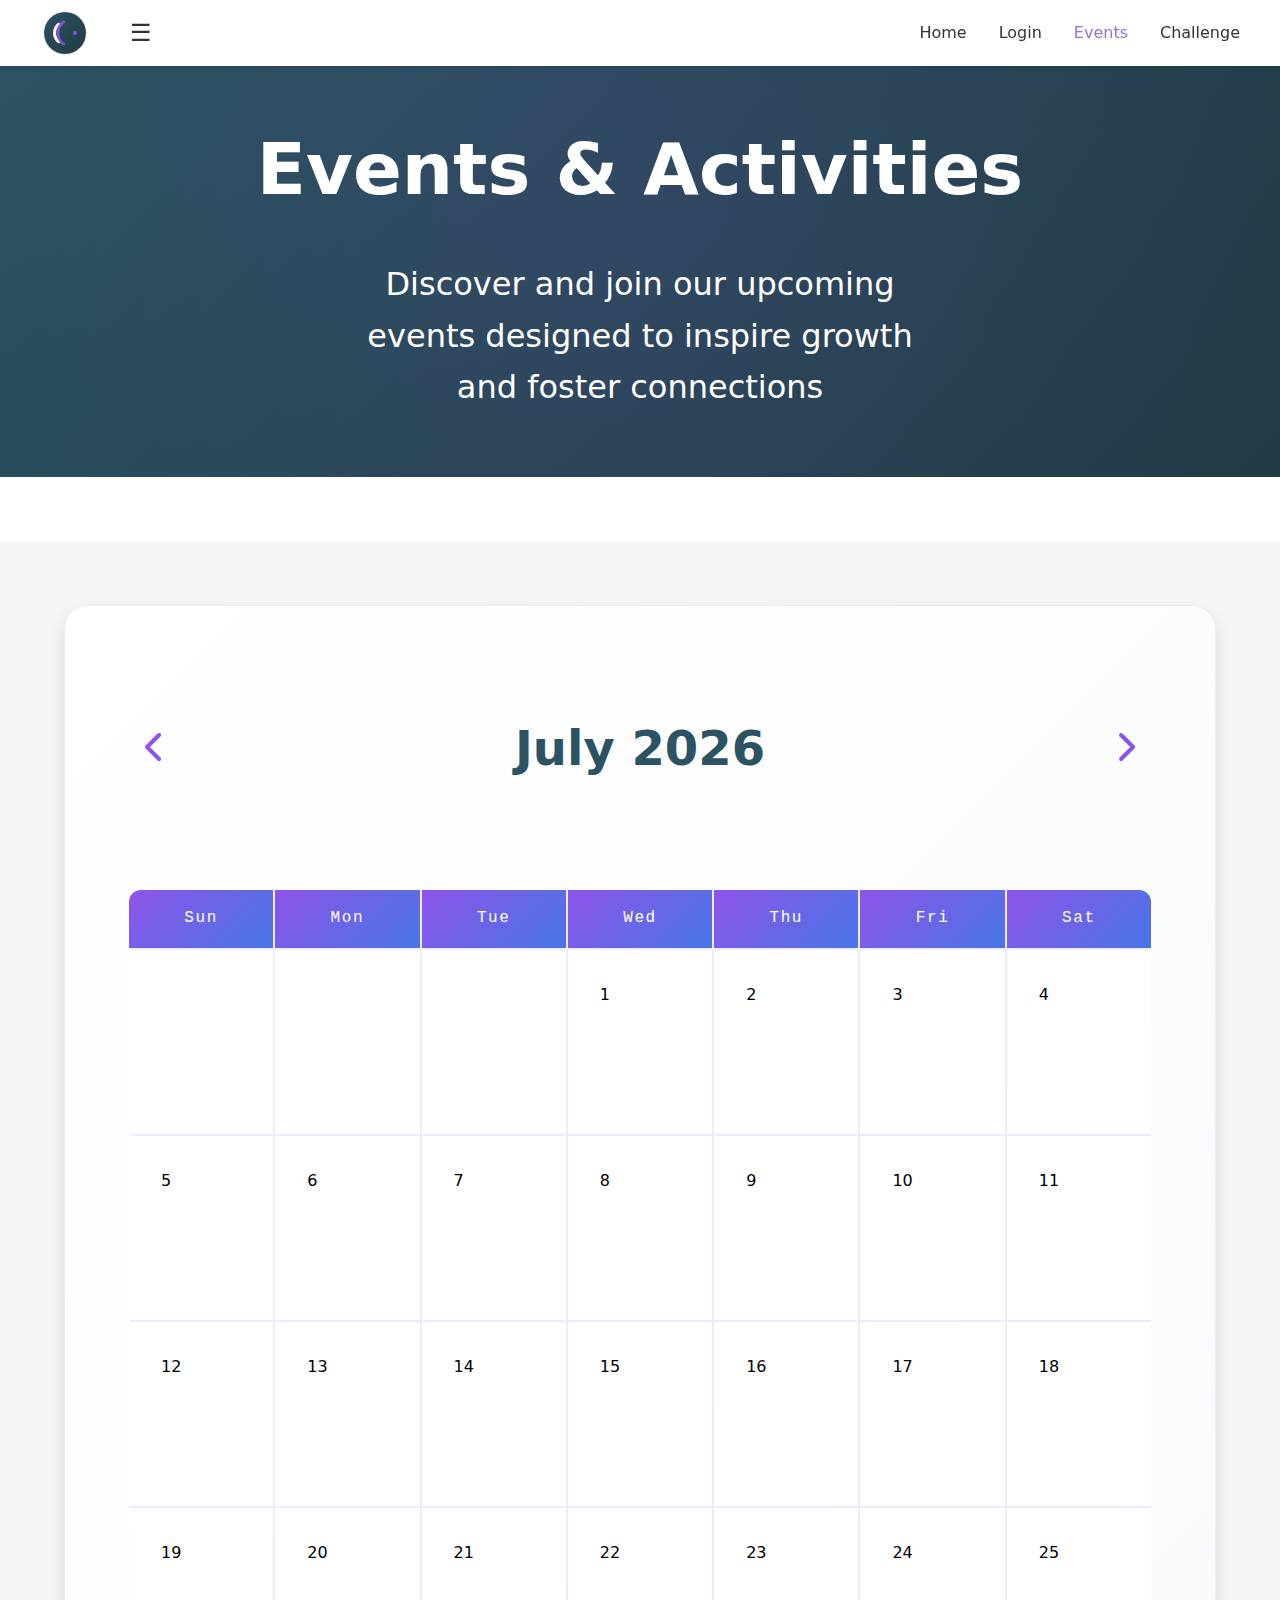
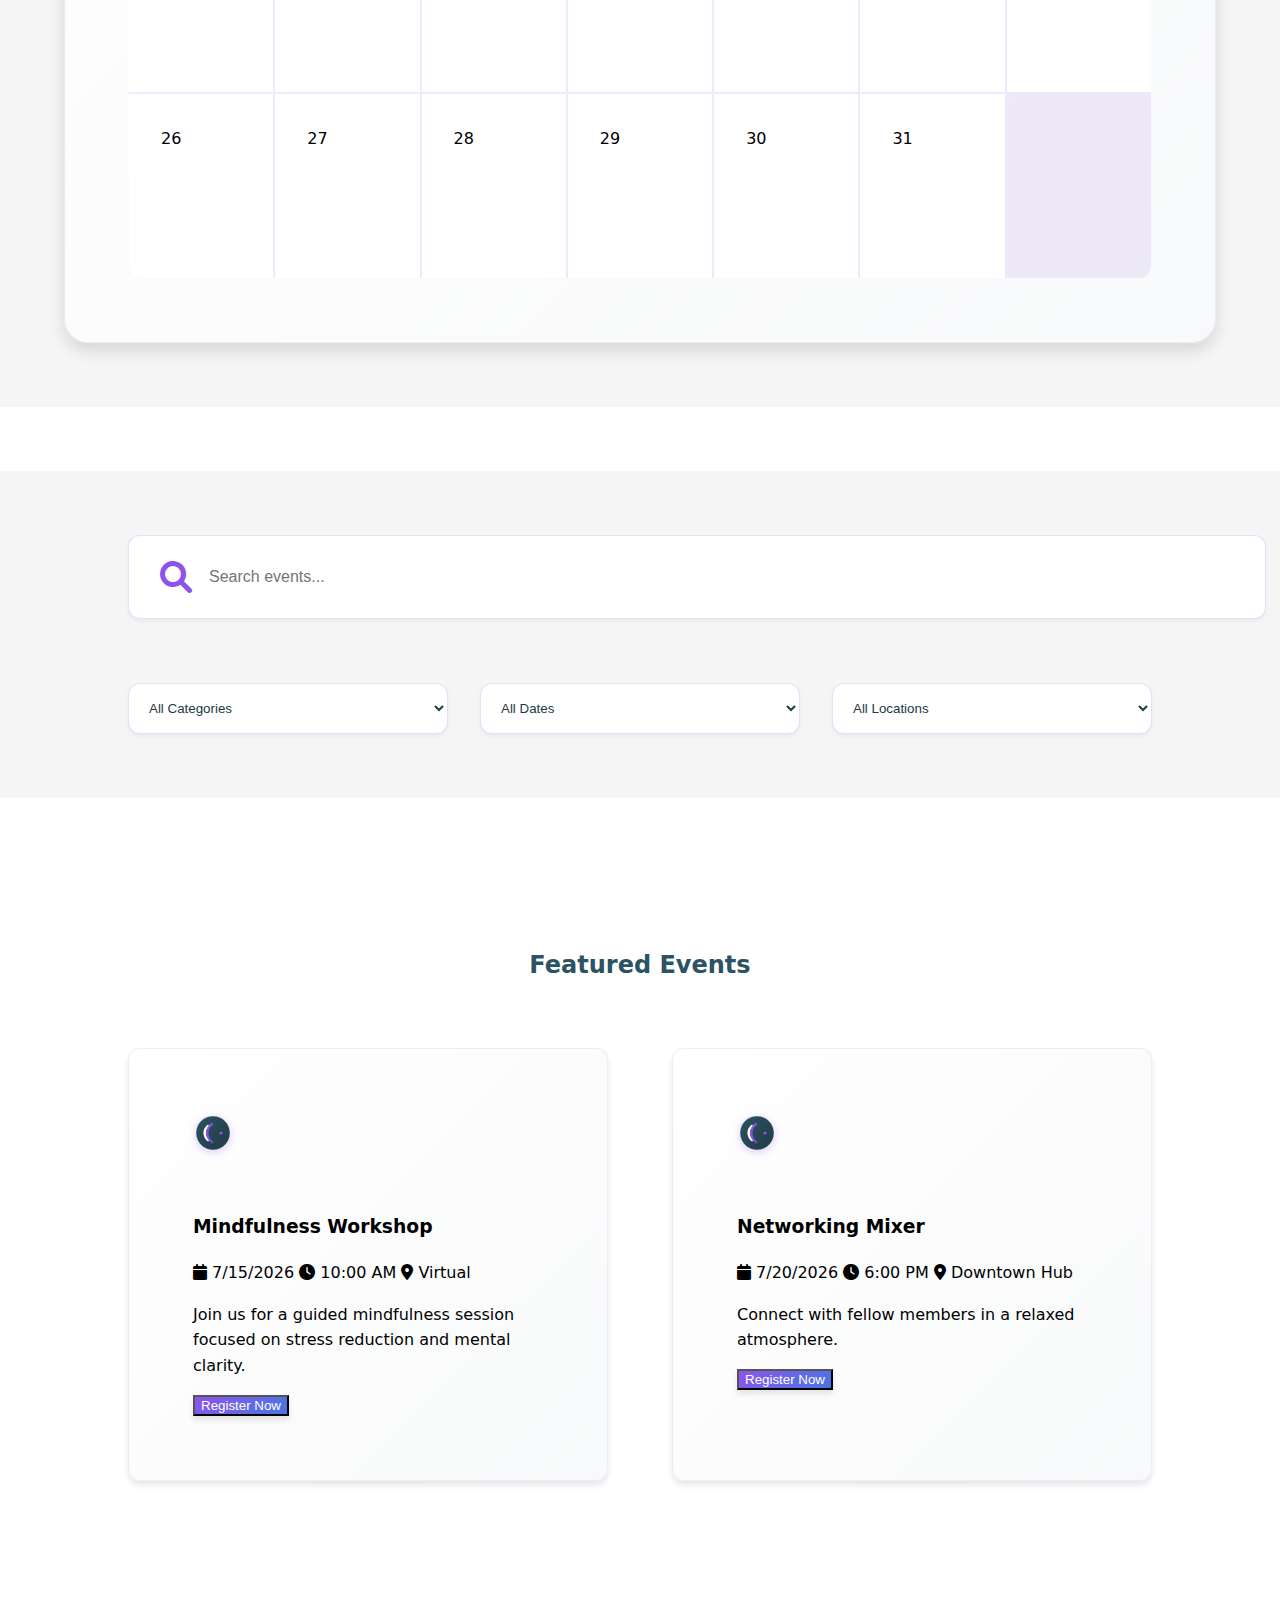
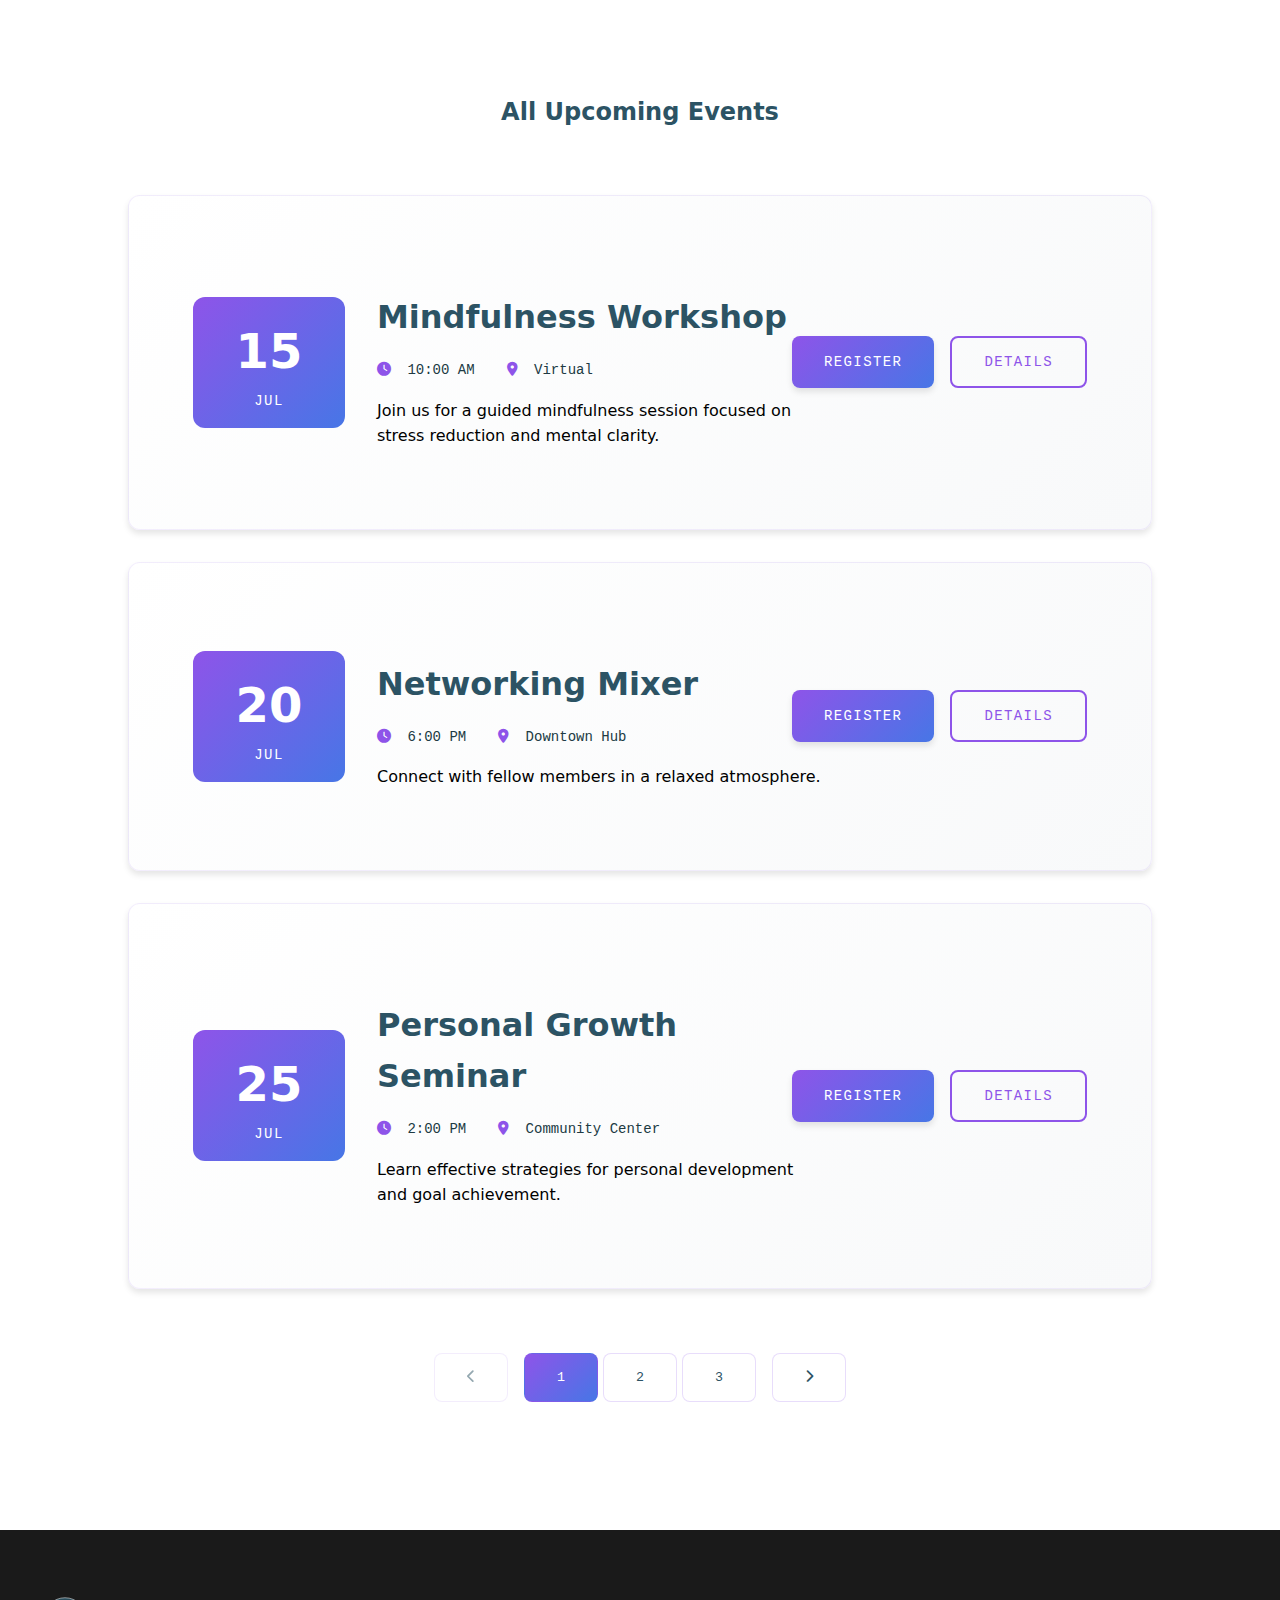
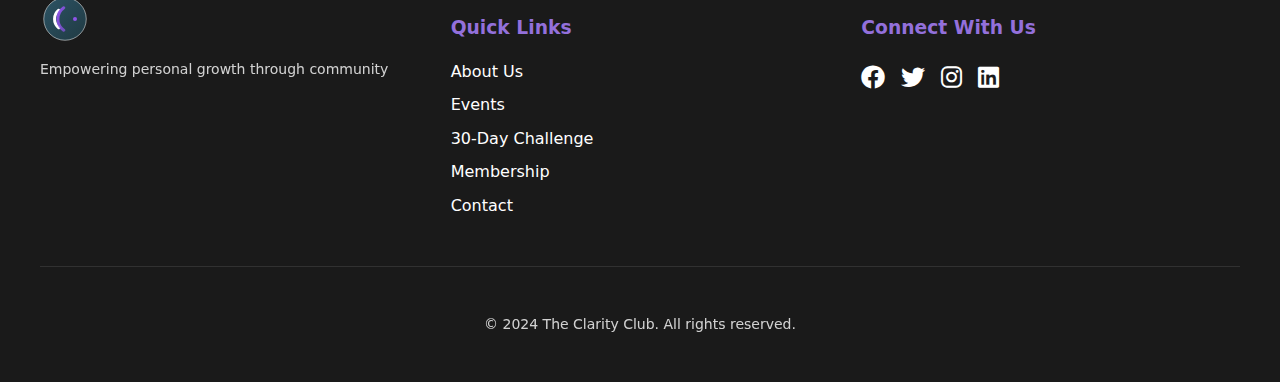
<file: events.html>
<!DOCTYPE html>
<html lang="en">
<head>
    <meta charset="UTF-8">
    <meta name="viewport" content="width=device-width, initial-scale=1.0">
    <title>Events & Activities - The Clarity Club</title>
    <link rel="stylesheet" href="css/variables.css">
    <link rel="stylesheet" href="css/styles.css">
    <link rel="stylesheet" href="css/events.css">
    <link rel="stylesheet" href="css/hamburger.css">
    <link rel="stylesheet" href="https://cdnjs.cloudflare.com/ajax/libs/font-awesome/6.0.0/css/all.min.css">
</head>
<body>
    <nav class="site-nav">
        <div class="nav-progressive">
            <div class="nav-primary">
                <div class="nav-left">
                    <a href="index.html" class="logo">
                        <img src="images/logo.svg" alt="The Clarity Club Logo" class="logo-image">
                    </a>
                    <button class="hamburger-btn" aria-label="Toggle menu">
                        <span class="hamburger-icon">☰</span>
                    </button>
                </div>
                
                <!-- Desktop Navigation -->
                <div class="nav-links">
                    <a href="index.html">Home</a>
                    <a href="login.html">Login</a>
                    <a href="events.html" class="active">Events</a>
                    <a href="challenge.html">Challenge</a>
                </div>
            </div>
        </div>
    </nav>

    <!-- Hamburger Dropdown Menu -->
    <div class="hamburger-dropdown">
        <a href="index.html">Home</a>
        <a href="about.html">About</a>
        <a href="membership.html">Membership</a>
        <a href="blog.html">Blog</a>
        <a href="events.html" class="active">Events</a>
        <a href="resources.html">Resources</a>
        <a href="challenge.html">Challenge</a>
        <a href="dashboard.html">Dashboard</a>
        <a href="contact.html">Contact</a>
        <a href="login.html">Login</a>
    </div>

    <!-- Event Details Popup -->
    <div class="event-popup-overlay">
        <div class="event-popup">
            <div class="event-popup-header">
                <h2 class="event-popup-title"></h2>
                <button class="event-popup-close">
                    <i class="fa-solid fa-times"></i>
                </button>
            </div>
            <div class="event-popup-content">
                <div class="event-popup-meta">
                    <div class="event-popup-meta-item">
                        <i class="fa-solid fa-calendar"></i>
                        <span class="event-popup-date"></span>
                    </div>
                    <div class="event-popup-meta-item">
                        <i class="fa-solid fa-clock"></i>
                        <span class="event-popup-time"></span>
                    </div>
                    <div class="event-popup-meta-item">
                        <i class="fa-solid fa-location-dot"></i>
                        <span class="event-popup-location"></span>
                    </div>
                    <div class="event-popup-meta-item">
                        <i class="fa-solid fa-tag"></i>
                        <span class="event-popup-category"></span>
                    </div>
                </div>
                <p class="event-popup-description"></p>
                <div class="event-popup-actions">
                    <button class="event-popup-register">Register Now</button>
                    <button class="event-popup-share">
                        <i class="fa-solid fa-share-alt"></i> Share
                    </button>
                </div>
            </div>
        </div>
    </div>

    <main class="events-page">
        <section class="events-hero">
            <h1>Events & Activities</h1>
            <p>Discover and join our upcoming events designed to inspire growth and foster connections</p>
        </section>

        <section class="calendar-section">
            <div class="calendar-container">
                <div class="calendar-header">
                    <button id="prevMonth"><i class="fa-solid fa-chevron-left"></i></button>
                    <h2 id="currentMonth">February 2024</h2>
                    <button id="nextMonth"><i class="fa-solid fa-chevron-right"></i></button>
                </div>
                <div class="calendar-grid">
                    <!-- Calendar will be populated by JavaScript -->
                </div>
            </div>
        </section>

        <section class="events-filter">
            <div class="filter-container">
                <div class="search-box">
                    <input type="text" placeholder="Search events..." id="eventSearch">
                    <i class="fa-solid fa-search"></i>
                </div>
                <div class="filter-options">
                    <select id="categoryFilter">
                        <option value="">All Categories</option>
                        <option value="workshop">Workshops</option>
                        <option value="seminar">Seminars</option>
                        <option value="networking">Networking</option>
                        <option value="wellness">Wellness</option>
                    </select>
                    <select id="dateFilter">
                        <option value="">All Dates</option>
                        <option value="today">Today</option>
                        <option value="week">This Week</option>
                        <option value="month">This Month</option>
                    </select>
                    <select id="locationFilter">
                        <option value="">All Locations</option>
                        <option value="virtual">Virtual</option>
                        <option value="in-person">In-Person</option>
                    </select>
                </div>
            </div>
        </section>

        <section class="featured-events">
            <div class="container">
                <h2>Featured Events</h2>
                <div class="events-grid">
                    <!-- Events will be populated by JavaScript -->
                </div>
            </div>
        </section>

        <section class="upcoming-events">
            <div class="container">
                <h2>All Upcoming Events</h2>
                <div class="events-list">
                    <!-- Events will be populated by JavaScript -->
                </div>
                <div class="pagination">
                    <button class="prev-page" disabled><i class="fa-solid fa-chevron-left"></i></button>
                    <span class="page-numbers">
                        <button class="active">1</button>
                        <button>2</button>
                        <button>3</button>
                    </span>
                    <button class="next-page"><i class="fa-solid fa-chevron-right"></i></button>
                </div>
            </div>
        </section>
    </main>

    <footer>
        <div class="container">
            <div class="footer-content">
                <div class="footer-section">
                    <div class="footer-logo">
                        <img src="images/logo.svg" alt="The Clarity Club Logo" class="logo-image">
                    </div>
                    <p class="small">Empowering personal growth through community</p>
                </div>
                <div class="footer-section">
                    <h3>Quick Links</h3>
                    <ul>
                        <li><a href="about.html">About Us</a></li>
                        <li><a href="events.html">Events</a></li>
                        <li><a href="challenge.html">30-Day Challenge</a></li>
                        <li><a href="membership.html">Membership</a></li>
                        <li><a href="contact.html">Contact</a></li>
                    </ul>
                </div>
                <div class="footer-section">
                    <h3>Connect With Us</h3>
                    <div class="social-links">
                        <a href="#"><i class="fab fa-facebook"></i></a>
                        <a href="#"><i class="fab fa-twitter"></i></a>
                        <a href="#"><i class="fab fa-instagram"></i></a>
                        <a href="#"><i class="fab fa-linkedin"></i></a>
                    </div>
                </div>
            </div>
            <div class="footer-bottom">
                <p class="small">&copy; 2024 The Clarity Club. All rights reserved.</p>
            </div>
        </div>
    </footer>

    <script>
        document.addEventListener('DOMContentLoaded', function() {
            const menuBtn = document.querySelector('.hamburger-btn');
            const dropdown = document.querySelector('.hamburger-dropdown');
            
            menuBtn.addEventListener('click', function(e) {
                e.stopPropagation();
                dropdown.classList.toggle('show');
            });

            document.addEventListener('click', function(e) {
                if (!menuBtn.contains(e.target) && !dropdown.contains(e.target)) {
                    dropdown.classList.remove('show');
                }
            });
        });
    </script>
    <script src="js/events.js"></script>
</body>
</html>
</file>
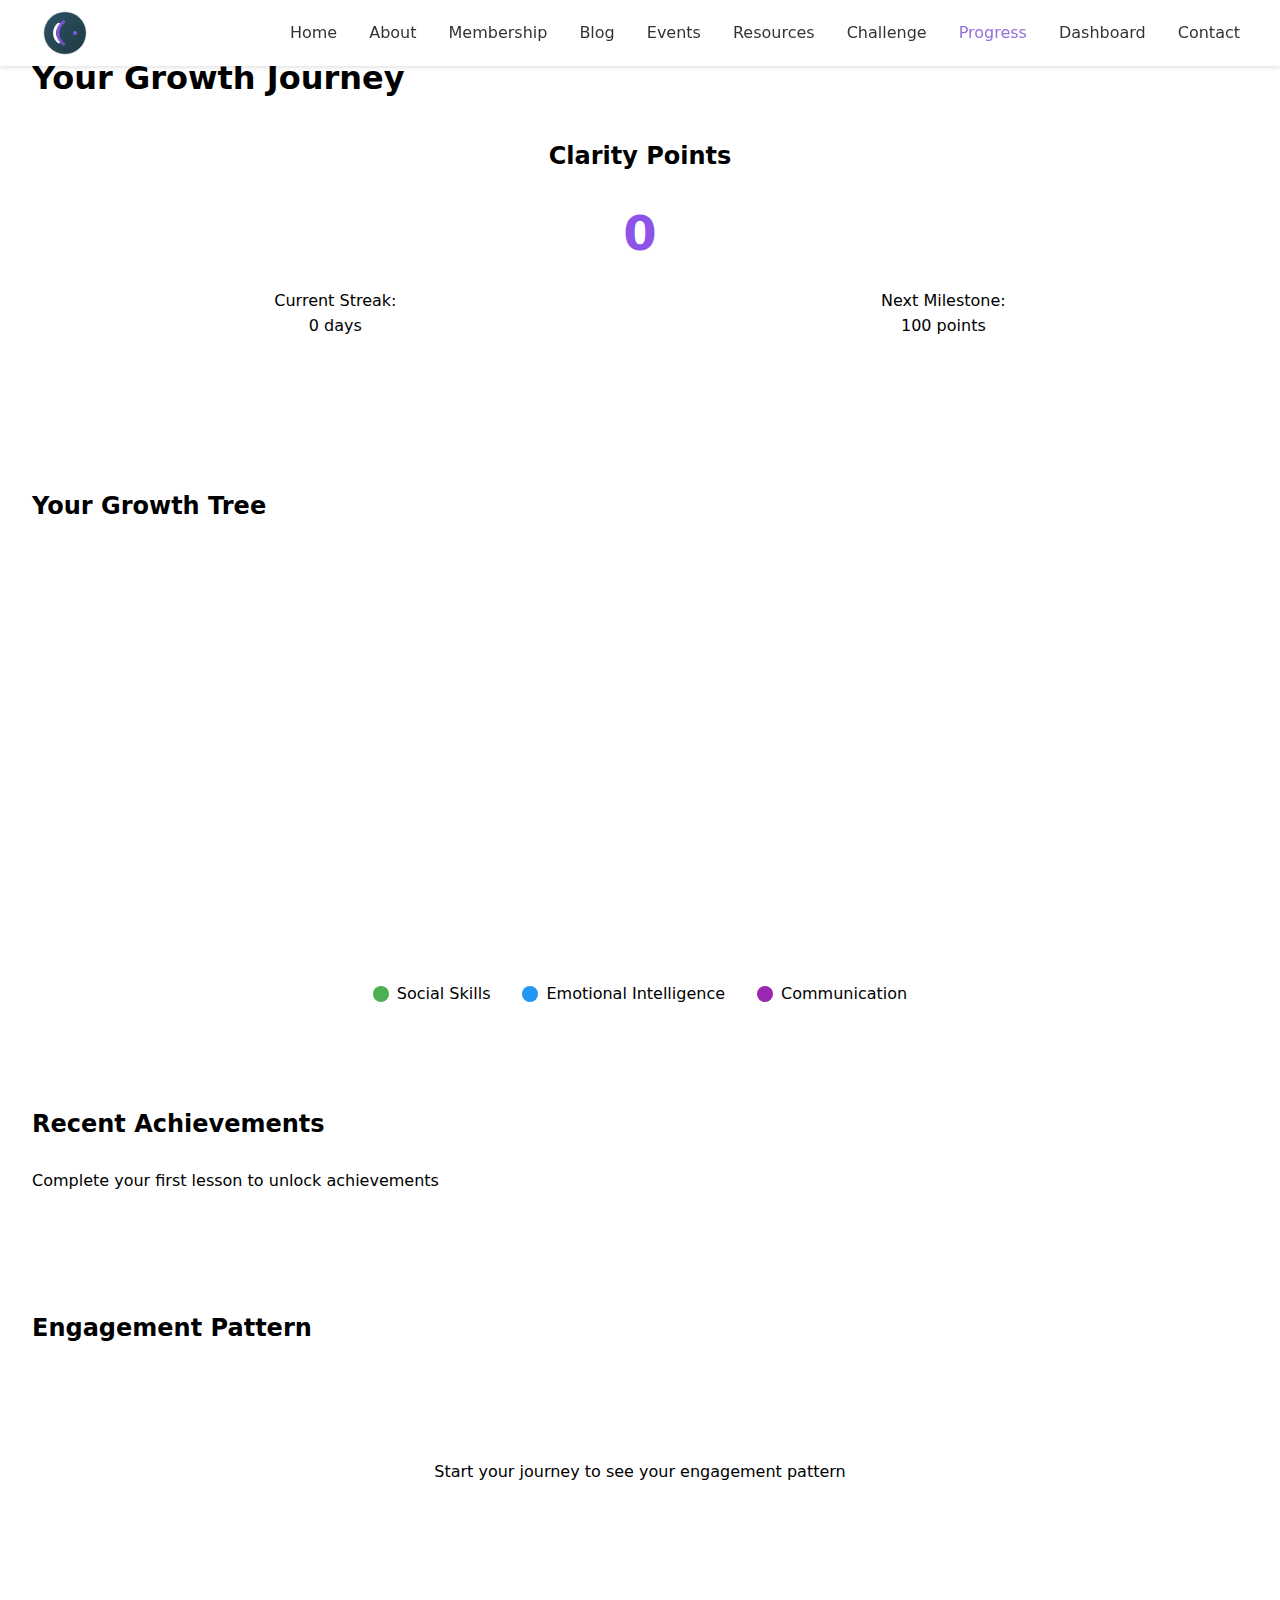
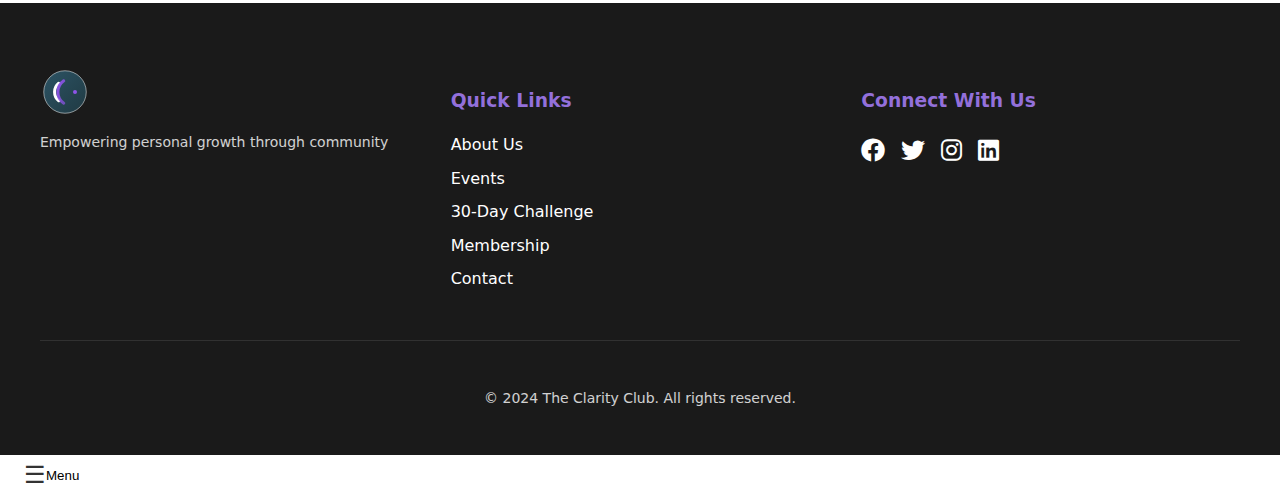
<file: progress.html>
<!DOCTYPE html>
<html lang="en">
<head>
    <meta charset="UTF-8">
    <meta name="viewport" content="width=device-width, initial-scale=1.0">
    <title>Your Progress - The Clarity Club</title>
    <link rel="stylesheet" href="css/variables.css">
    <link rel="stylesheet" href="css/styles.css">
    <link rel="stylesheet" href="css/progress.css">
    <link rel="stylesheet" href="css/hamburger.css">
    <link rel="stylesheet" href="https://cdnjs.cloudflare.com/ajax/libs/font-awesome/6.0.0/css/all.min.css">
</head>
<body>
    <nav class="site-nav">
        <div class="nav-progressive">
            <div class="nav-primary">
                <a href="index.html" class="logo">
                    <img src="images/logo.svg" alt="The Clarity Club Logo" class="logo-image">
                </a>
                
                <!-- Desktop Navigation -->
                <div class="nav-links">
                    <a href="index.html">Home</a>
                    <a href="about.html">About</a>
                    <a href="membership.html">Membership</a>
                    <a href="blog.html">Blog</a>
                    <a href="events.html">Events</a>
                    <a href="resources.html">Resources</a>
                    <a href="challenge.html">Challenge</a>
                    <a href="progress.html" class="active">Progress</a>
                    <a href="dashboard.html">Dashboard</a>
                    <a href="contact.html">Contact</a>
                </div>
            </div>
        </div>
    </nav>

    <main>
        <section class="progress-overview">
            <h1>Your Growth Journey</h1>
            <div class="points-display">
                <h2>Clarity Points</h2>
                <div class="points-value">0</div>
                <div class="points-breakdown">
                    <div class="streak-info">
                        <span>Current Streak:</span>
                        <span class="streak-days">0 days</span>
                    </div>
                    <div class="next-milestone">
                        <span>Next Milestone:</span>
                        <span class="milestone-points">100 points</span>
                    </div>
                </div>
            </div>
        </section>

        <section class="growth-tree">
            <h2>Your Growth Tree</h2>
            <div class="tree-container">
                <canvas id="treeCanvas"></canvas>
                <div class="tree-legend">
                    <div class="legend-item">
                        <span class="legend-color social"></span>
                        <span>Social Skills</span>
                    </div>
                    <div class="legend-item">
                        <span class="legend-color emotional"></span>
                        <span>Emotional Intelligence</span>
                    </div>
                    <div class="legend-item">
                        <span class="legend-color communication"></span>
                        <span>Communication</span>
                    </div>
                </div>
            </div>
        </section>

        <section class="achievements">
            <h2>Recent Achievements</h2>
            <div class="achievement-grid">
                <div class="achievement-placeholder">Complete your first lesson to unlock achievements</div>
            </div>
        </section>

        <section class="progress-heatmap">
            <h2>Engagement Pattern</h2>
            <div class="heatmap-container">
                <div class="heatmap-placeholder">Start your journey to see your engagement pattern</div>
            </div>
        </section>
    </main>

    <footer>
        <div class="container">
            <div class="footer-content">
                <div class="footer-section">
                    <div class="footer-logo">
                        <img src="images/logo.svg" alt="The Clarity Club Logo" class="logo-image">
                    </div>
                    <p class="small">Empowering personal growth through community</p>
                </div>
                <div class="footer-section">
                    <h3>Quick Links</h3>
                    <ul>
                        <li><a href="about.html">About Us</a></li>
                        <li><a href="events.html">Events</a></li>
                        <li><a href="challenge.html">30-Day Challenge</a></li>
                        <li><a href="membership.html">Membership</a></li>
                        <li><a href="contact.html">Contact</a></li>
                    </ul>
                </div>
                <div class="footer-section">
                    <h3>Connect With Us</h3>
                    <div class="social-links">
                        <a href="#"><i class="fab fa-facebook"></i></a>
                        <a href="#"><i class="fab fa-twitter"></i></a>
                        <a href="#"><i class="fab fa-instagram"></i></a>
                        <a href="#"><i class="fab fa-linkedin"></i></a>
                    </div>
                </div>
            </div>
            <div class="footer-bottom">
                <p class="small">&copy; 2024 The Clarity Club. All rights reserved.</p>
            </div>
        </div>
    </footer>

    <script src="js/hamburger.js"></script>
    <script src="js/main.js"></script>
</body>
</html>
</file>
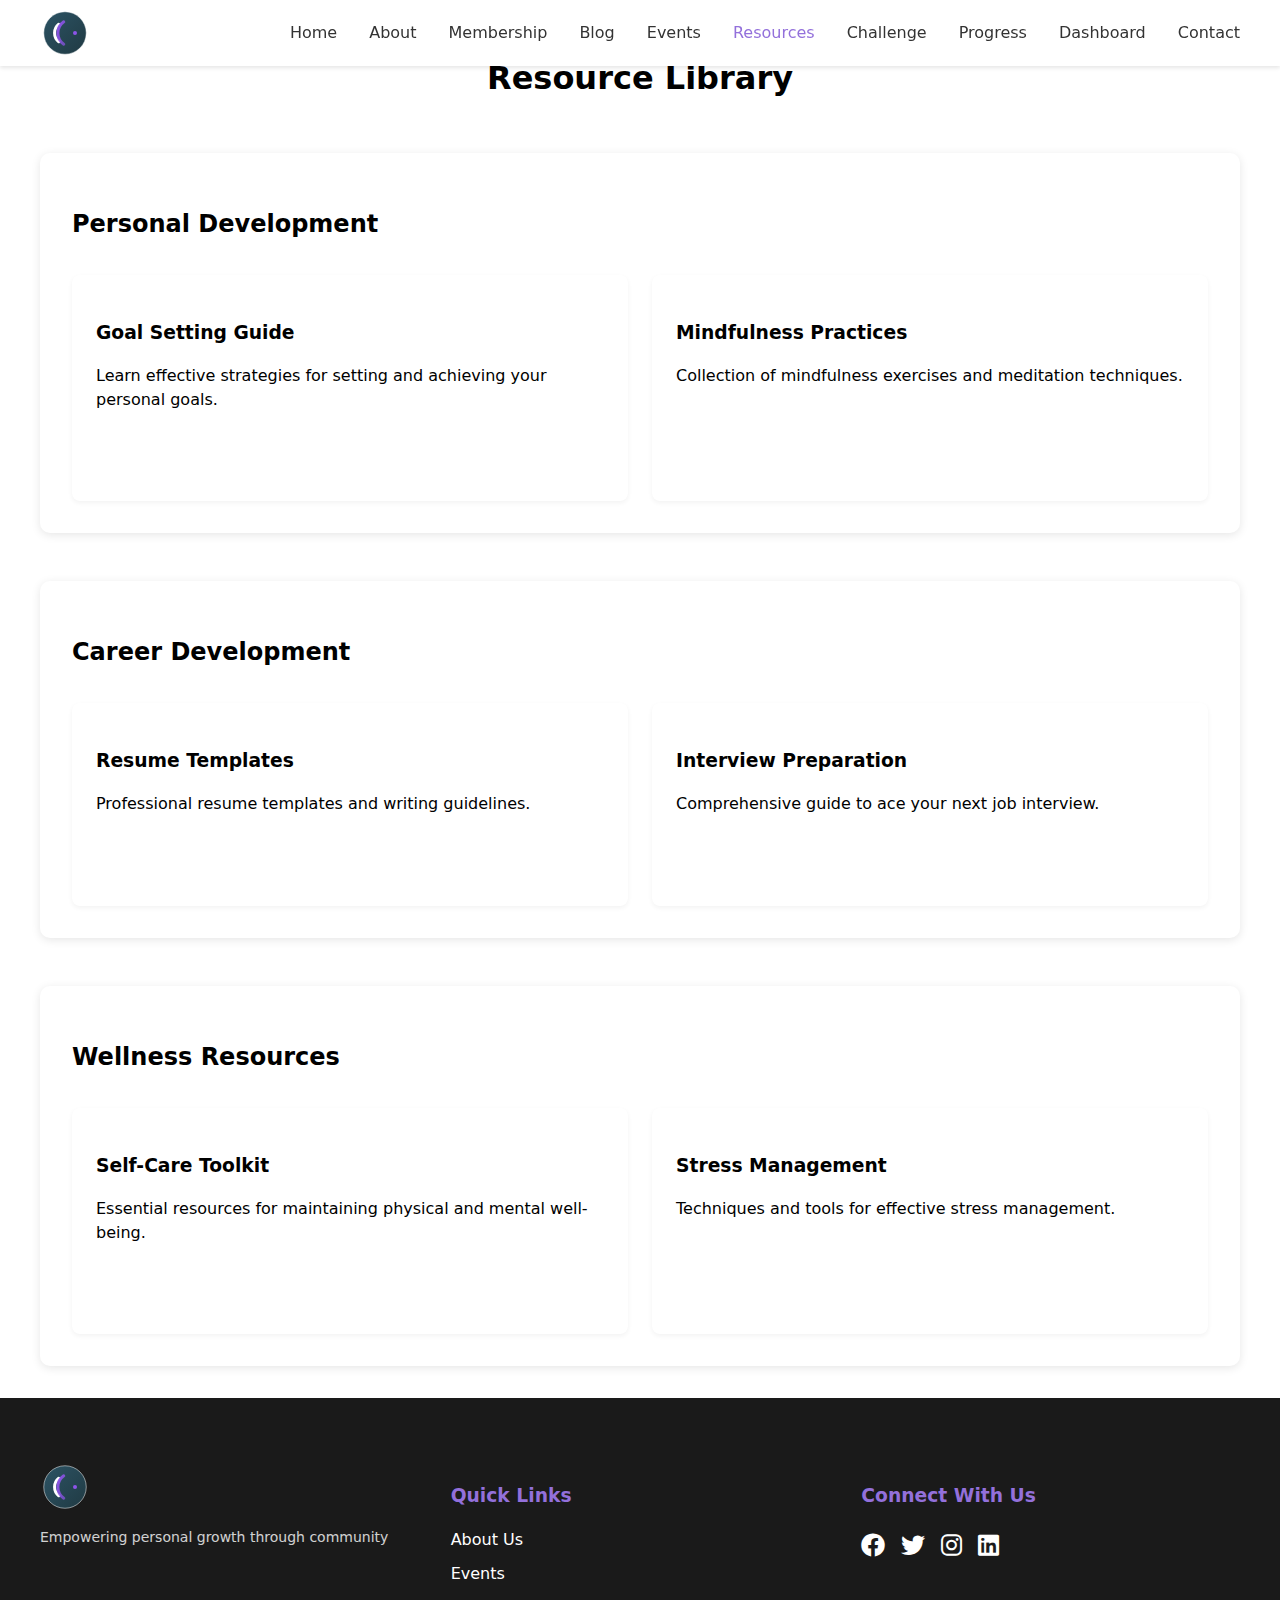
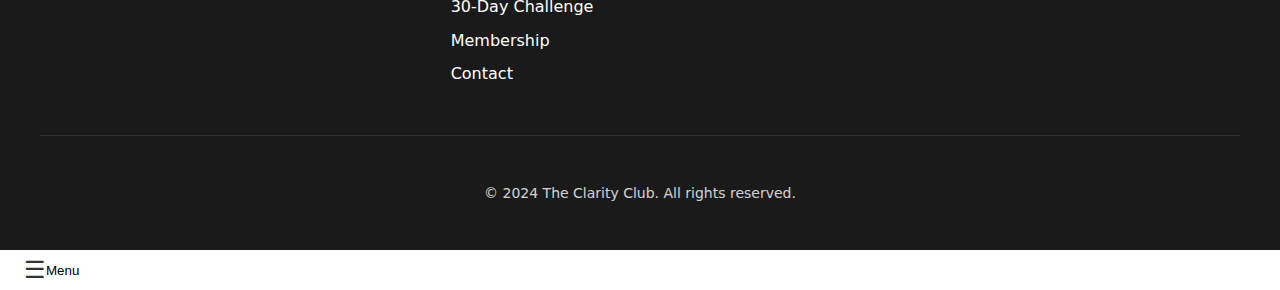
<file: resources.html>
<!DOCTYPE html>
<html lang="en">
<head>
    <meta charset="UTF-8">
    <meta name="viewport" content="width=device-width, initial-scale=1.0">
    <title>Resource Library - The Clarity Club</title>
    <link rel="stylesheet" href="css/variables.css">
    <link rel="stylesheet" href="css/styles.css">
    <link rel="stylesheet" href="css/resources.css">
    <link rel="stylesheet" href="css/hamburger.css">
    <link rel="stylesheet" href="https://cdnjs.cloudflare.com/ajax/libs/font-awesome/6.0.0/css/all.min.css">
</head>
<body>
    <nav class="site-nav">
        <div class="nav-progressive">
            <div class="nav-primary">
                <a href="index.html" class="logo">
                    <img src="images/logo.svg" alt="The Clarity Club Logo" class="logo-image">
                </a>
                
                <!-- Desktop Navigation -->
                <div class="nav-links">
                    <a href="index.html">Home</a>
                    <a href="about.html">About</a>
                    <a href="membership.html">Membership</a>
                    <a href="blog.html">Blog</a>
                    <a href="events.html">Events</a>
                    <a href="resources.html" class="active">Resources</a>
                    <a href="challenge.html">Challenge</a>
                    <a href="progress.html">Progress</a>
                    <a href="dashboard.html">Dashboard</a>
                    <a href="contact.html">Contact</a>
                </div>
            </div>
        </div>
    </nav>

    <main class="resources-container">
            <h1>Resource Library</h1>
            
            <div class="resource-categories">
                <div class="category">
                    <h2>Personal Development</h2>
                    <div class="resource-grid">
                        <div class="resource-card">
                            <h3>Goal Setting Guide</h3>
                            <p>Learn effective strategies for setting and achieving your personal goals.</p>
                            <a href="#" class="resource-link">Access Guide</a>
                        </div>
                        <div class="resource-card">
                            <h3>Mindfulness Practices</h3>
                            <p>Collection of mindfulness exercises and meditation techniques.</p>
                            <a href="#" class="resource-link">View Resources</a>
                        </div>
                    </div>
                </div>

                <div class="category">
                    <h2>Career Development</h2>
                    <div class="resource-grid">
                        <div class="resource-card">
                            <h3>Resume Templates</h3>
                            <p>Professional resume templates and writing guidelines.</p>
                            <a href="#" class="resource-link">Download Templates</a>
                        </div>
                        <div class="resource-card">
                            <h3>Interview Preparation</h3>
                            <p>Comprehensive guide to ace your next job interview.</p>
                            <a href="#" class="resource-link">Start Learning</a>
                        </div>
                    </div>
                </div>

                <div class="category">
                    <h2>Wellness Resources</h2>
                    <div class="resource-grid">
                        <div class="resource-card">
                            <h3>Self-Care Toolkit</h3>
                            <p>Essential resources for maintaining physical and mental well-being.</p>
                            <a href="#" class="resource-link">Access Toolkit</a>
                        </div>
                        <div class="resource-card">
                            <h3>Stress Management</h3>
                            <p>Techniques and tools for effective stress management.</p>
                            <a href="#" class="resource-link">Learn More</a>
                        </div>
                    </div>
                </div>
            </div>
        </main>

    <footer>
        <div class="container">
            <div class="footer-content">
                <div class="footer-section">
                    <div class="footer-logo">
                        <img src="images/logo.svg" alt="The Clarity Club Logo" class="logo-image">
                    </div>
                    <p class="small">Empowering personal growth through community</p>
                </div>
                <div class="footer-section">
                    <h3>Quick Links</h3>
                    <ul>
                        <li><a href="about.html">About Us</a></li>
                        <li><a href="events.html">Events</a></li>
                        <li><a href="challenge.html">30-Day Challenge</a></li>
                        <li><a href="membership.html">Membership</a></li>
                        <li><a href="contact.html">Contact</a></li>
                    </ul>
                </div>
                <div class="footer-section">
                    <h3>Connect With Us</h3>
                    <div class="social-links">
                        <a href="#"><i class="fab fa-facebook"></i></a>
                        <a href="#"><i class="fab fa-twitter"></i></a>
                        <a href="#"><i class="fab fa-instagram"></i></a>
                        <a href="#"><i class="fab fa-linkedin"></i></a>
                    </div>
                </div>
            </div>
            <div class="footer-bottom">
                <p class="small">&copy; 2024 The Clarity Club. All rights reserved.</p>
            </div>
        </div>
    </footer>

    <script src="js/hamburger.js"></script>
    <script src="js/main.js"></script>
</body>
</html>
</file>
<file: css/variables.css>
:root {
    /* Color Palette */
    --primary-dark: #2C5364;
    --primary-dark-rgb: 44, 83, 100;  /* RGB values for primary-dark */
    --secondary-dark: #203A43;
    --primary-light: #BBE1FA;
    --neutral-light: #F5F5F5;
    --accent-gray: #A7B8C9;
    --accent-purple: #8E54E9;
    --accent-purple-light: #A76AF5;
    --accent-secondary: #4776E6;
    --accent-purple-rgb: 142, 84, 233;
    --accent-gradient: linear-gradient(135deg, #8E54E9, #4776E6);
    --card-gradient: linear-gradient(135deg, #ffffff, #f8f9fa);
    --color-primary: var(--accent-purple);
    --primary-rgb: 142, 84, 233; /* RGB values for accent-purple */
    --hero-gradient: linear-gradient(135deg, #2C5364, #203A43);
    --error: #dc3545;
    --success: #28a745;

    /* Typography Scale */
    --h1: 4.5rem;    /* 72px */
    --h2: 3rem;      /* 48px */
    --h3: 2rem;      /* 32px */
    --body: 1rem;    /* 16px */
    --small: 0.875rem; /* 14px */

    /* Leading */
    --leading-tight: 1.1;
    --leading-normal: 1.5;
    --leading-loose: 1.8;

    /* Font */
    --font-primary: "Helvetica Neue", sans-serif;
    --font-mono: "IBM Plex Mono", monospace;

    /* Grid System */
    --grid-column: 8.333%;  /* 12 column grid */
    --content-max: 1200px;
    --gutter: 2rem;
    --vertical-rhythm: 8rem;

    /* Spacing Scale */
    --space-1: 0.5rem;   /* 8px */
    --space-2: 1rem;     /* 16px */
    --space-3: 2rem;     /* 32px */
    --space-4: 4rem;     /* 64px */
    --space-5: 8rem;     /* 128px */

    /* Border Radius */
    --border-radius-sm: 4px;
    --border-radius-md: 8px;
    --border-radius-lg: 12px;
    --border-radius-xl: 24px;

    /* Shadows */
    --shadow-sm: 0 2px 4px rgba(0, 0, 0, 0.05);
    --shadow-md: 0 4px 6px rgba(0, 0, 0, 0.1);
    --shadow-lg: 0 8px 16px rgba(0, 0, 0, 0.12);
    --shadow-xl: 0 12px 24px rgba(0, 0, 0, 0.15);
    --shadow-inner: inset 0 2px 4px rgba(0, 0, 0, 0.05);
    --shadow-glow: 0 0 20px rgba(142, 84, 233, 0.15);

    /* Transitions */
    --transition-fast: 0.2s ease;
    --transition-normal: 0.3s ease;
    --transition-slow: 0.5s ease;
    --transition-bounce: 0.5s cubic-bezier(0.68, -0.55, 0.265, 1.55);

    /* Container Widths */
    --container-sm: 640px;
    --container-md: 768px;
    --container-lg: 1024px;
    --container-xl: 1200px;

    /* Z-index layers */
    --z-dropdown: 100;
    --z-sticky: 200;
    --z-modal: 300;
    --z-tooltip: 400;

    /* Animation Properties */
    --slide-up-distance: 1.5rem;
    --fade-in-duration: 0.6s;
    --slide-up-duration: 0.6s;
    --animation-timing: cubic-bezier(0.16, 1, 0.3, 1);
    --animation-delay-stagger: 0.1s;

    /* Layout Properties */
    --header-height: 80px;
    --content-padding: var(--space-4);
    --section-spacing: var(--space-5);
    --card-min-width: 300px;
    --card-max-width: 400px;
    --card-height: 320px;
    --grid-gap: var(--space-4);
    --card-padding: var(--space-4);
    --icon-size: 48px;
}

/* Animation Keyframes */
@keyframes fadeIn {
    0% {
        opacity: 0;
    }
    100% {
        opacity: 1;
    }
}

@keyframes slideUp {
    0% {
        transform: translateY(var(--slide-up-distance));
        opacity: 0;
    }
    100% {
        transform: translateY(0);
        opacity: 1;
    }
}

@keyframes scaleIn {
    0% {
        transform: scale(0.95);
        opacity: 0;
    }
    100% {
        transform: scale(1);
        opacity: 1;
    }
}

@keyframes float {
    0%, 100% {
        transform: translateY(0);
    }
    50% {
        transform: translateY(-10px);
    }
}

@keyframes pulse {
    0% {
        box-shadow: 0 0 0 0 rgba(44, 83, 100, 0.4);
    }
    70% {
        box-shadow: 0 0 0 10px rgba(44, 83, 100, 0);
    }
    100% {
        box-shadow: 0 0 0 0 rgba(44, 83, 100, 0);
    }
}
</file>
<file: css/styles.css>
/* General Styles */
body {
    margin: 0;
    padding: 0;
    font-family: system-ui, -apple-system, BlinkMacSystemFont, 'Segoe UI', Roboto, Oxygen, Ubuntu, Cantarell, 'Open Sans', 'Helvetica Neue', sans-serif;
    line-height: 1.6;
}

.container {
    max-width: 1200px;
    margin: 0 auto;
    padding: 0 20px;
}

/* Navigation */
.site-nav {
    background: white;
    box-shadow: 0 2px 4px rgba(0, 0, 0, 0.1);
    position: fixed;
    width: 100%;
    top: 0;
    z-index: 1000;
}

.nav-progressive {
    padding: 0.5rem 2rem;
}

.nav-primary {
    display: flex;
    justify-content: space-between;
    align-items: center;
    max-width: 1200px;
    margin: 0 auto;
}

.nav-left {
    display: flex;
    align-items: center;
    gap: 1rem;
}

.logo {
    display: block;
}

.logo-image {
    height: 50px;
    width: auto;
    display: block;
}

.nav-links {
    display: flex;
    gap: 2rem;
    align-items: center;
}

.nav-links a {
    text-decoration: none;
    color: #333;
    font-weight: 500;
    transition: color 0.3s;
    padding: 0.5rem 0;
}

.nav-links a:hover,
.nav-links a.active {
    color: #9370DB;
}

/* Hero Section */
.hero-stack {
    padding: 8rem 0 4rem;
    text-align: center;
    background: linear-gradient(135deg, #f5f7fa 0%, #c3cfe2 100%);
}

.hero-stack h1 {
    font-size: 3.5rem;
    margin: 1rem 0;
    color: #1a1a1a;
}

.hero-stack .lead {
    font-size: 1.25rem;
    color: #4a4a4a;
    margin-bottom: 2rem;
}

.hero-stack .overline {
    text-transform: uppercase;
    letter-spacing: 2px;
    color: #9370DB;
    font-weight: 600;
}

/* Content Grid */
.content-stack {
    padding: 4rem 0;
    background: #fff;
}

.content-stack h2 {
    text-align: center;
    margin-bottom: 3rem;
    color: #1a1a1a;
}

.grid {
    display: grid;
    grid-template-columns: repeat(auto-fit, minmax(300px, 1fr));
    gap: 2rem;
    padding: 0 1rem;
}

.feature-card {
    background: white;
    padding: 2rem;
    border-radius: 8px;
    box-shadow: 0 4px 6px rgba(0, 0, 0, 0.1);
    transition: transform 0.3s ease;
}

.feature-card:hover {
    transform: translateY(-5px);
}

.feature-card i {
    font-size: 2rem;
    color: #9370DB;
    margin-bottom: 1rem;
}

.feature-card h3 {
    margin: 1rem 0;
    color: #1a1a1a;
}

.feature-card p {
    color: #4a4a4a;
    margin-bottom: 1rem;
}

.hover-reveal {
    opacity: 0;
    height: 0;
    overflow: hidden;
    transition: all 0.3s ease;
}

.feature-card:hover .hover-reveal {
    opacity: 1;
    height: auto;
    margin-top: 1rem;
}

/* Footer */
footer {
    background: #1a1a1a;
    color: white;
    padding: 4rem 0 2rem;
}

.footer-content {
    display: grid;
    grid-template-columns: repeat(auto-fit, minmax(250px, 1fr));
    gap: 2rem;
    margin-bottom: 2rem;
}

.footer-section h3 {
    margin-bottom: 1rem;
    color: #9370DB;
}

.footer-section ul {
    list-style: none;
    padding: 0;
}

.footer-section ul li {
    margin-bottom: 0.5rem;
}

.footer-section a {
    color: white;
    text-decoration: none;
    transition: color 0.3s;
}

.footer-section a:hover {
    color: #9370DB;
}

.social-links {
    display: flex;
    gap: 1rem;
}

.social-links a {
    font-size: 1.5rem;
}

.footer-bottom {
    text-align: center;
    padding-top: 2rem;
    border-top: 1px solid rgba(255, 255, 255, 0.1);
}

/* Responsive Design */
@media (max-width: 768px) {
    .nav-progressive {
        padding: 0.5rem 1rem;
    }

    .logo-image {
        height: 40px;
    }

    .hero-stack h1 {
        font-size: 2.5rem;
    }

    .grid {
        grid-template-columns: 1fr;
    }

    .footer-content {
        grid-template-columns: 1fr;
        text-align: center;
    }

    .social-links {
        justify-content: center;
    }
}

/* Utility Classes */
.small {
    font-size: 0.875rem;
    opacity: 0.8;
}
</file>
<file: css/hamburger.css>
.hamburger-menu {
    display: flex;
    align-items: center;
}

.hamburger-btn {
    background: transparent;
    border: none;
    padding: 8px;
    cursor: pointer;
    margin-left: 1rem;
    display: flex;
    align-items: center;
    justify-content: center;
}

.hamburger-icon {
    font-size: 24px;
    line-height: 1;
    color: #333;
}

.hamburger-dropdown {
    position: fixed;
    top: 70px;
    left: 1rem;
    background: white;
    border-radius: 8px;
    box-shadow: 0 4px 12px rgba(0, 0, 0, 0.1);
    padding: 0.5rem 0;
    min-width: 200px;
    display: none;
    z-index: 9999;
}

.hamburger-dropdown.show {
    display: block;
}

.hamburger-dropdown a {
    display: block;
    padding: 0.75rem 1.5rem;
    color: #333;
    text-decoration: none;
    transition: all 0.3s ease;
    font-size: 1rem;
    font-weight: 500;
}

.hamburger-dropdown a:hover {
    background: #f5f5f5;
    color: #9370DB;
}

.hamburger-dropdown a.active {
    background: #f5f5f5;
    color: #9370DB;
    border-left: 3px solid #9370DB;
    padding-left: calc(1.5rem - 3px);
}

/* Animation for dropdown */
@keyframes scaleIn {
    from {
        opacity: 0;
        transform: scale(0.95) translateY(-10px);
    }
    to {
        opacity: 1;
        transform: scale(1) translateY(0);
    }
}

/* Responsive adjustments */
@media (max-width: 768px) {
    .hamburger-dropdown {
        left: 1rem;
        right: 1rem;
        top: 65px;
        width: auto;
        max-width: none;
    }
}
</file>
<file: css/about.css>
/* About Hero Section */
.about-hero {
    text-align: center;
    padding: calc(var(--section-spacing) * 1.2) var(--content-padding);
    background: var(--hero-gradient);
    color: white;
    position: relative;
    overflow: hidden;
}

.about-hero::before {
    content: '';
    position: absolute;
    top: -50%;
    left: -50%;
    width: 200%;
    height: 200%;
    background: radial-gradient(circle, rgba(142, 84, 233, 0.1) 0%, transparent 50%);
    animation: rotate 20s linear infinite;
}

.about-hero h1 {
    font-size: var(--h1);
    margin-bottom: var(--space-3);
    position: relative;
    animation: fadeIn 1s var(--animation-timing);
    background: linear-gradient(135deg, #fff, var(--primary-light));
    -webkit-background-clip: text;
    -webkit-text-fill-color: transparent;
}

.about-hero p {
    font-size: var(--h3);
    max-width: 800px;
    margin: 0 auto;
    position: relative;
    animation: slideUp 1s var(--animation-timing);
    color: var(--primary-light);
}

/* About Content */
.about-content {
    padding: var(--section-spacing) 0;
}

.about-section {
    padding: var(--space-4) 0;
}

.about-section:not(:last-child) {
    border-bottom: 1px solid rgba(142, 84, 233, 0.1);
}

.about-section h2 {
    margin-bottom: var(--space-4);
}

.about-section p {
    max-width: 800px;
    margin: 0 auto var(--space-3);
    line-height: var(--leading-loose);
}

/* Values Section */
.values-grid {
    display: grid;
    grid-template-columns: repeat(auto-fit, minmax(250px, 1fr));
    gap: var(--space-4);
    margin-top: var(--space-4);
}

.value-item {
    background: var(--card-gradient);
    padding: var(--space-4);
    border-radius: var(--border-radius-lg);
    box-shadow: var(--shadow-md);
    border: 1px solid rgba(142, 84, 233, 0.1);
    transition: all var(--transition-normal);
    text-align: center;
}

.value-item:hover {
    transform: translateY(-4px);
    box-shadow: var(--shadow-lg), var(--shadow-glow);
}

.value-item i {
    font-size: var(--icon-size);
    background: var(--accent-gradient);
    -webkit-background-clip: text;
    -webkit-text-fill-color: transparent;
    margin-bottom: var(--space-3);
    display: block;
}

.value-item h3 {
    margin-bottom: var(--space-2);
    color: var(--primary-dark);
}

/* Team Section */
.team-grid {
    display: grid;
    grid-template-columns: repeat(auto-fit, minmax(300px, 1fr));
    gap: var(--space-4);
    margin-top: var(--space-4);
}

.team-member {
    background: var(--card-gradient);
    padding: var(--space-4);
    border-radius: var(--border-radius-lg);
    box-shadow: var(--shadow-md);
    border: 1px solid rgba(142, 84, 233, 0.1);
    transition: all var(--transition-normal);
    text-align: center;
}

.team-member:hover {
    transform: translateY(-4px);
    box-shadow: var(--shadow-lg), var(--shadow-glow);
}

.team-member img {
    width: 120px;
    height: 120px;
    border-radius: 50%;
    margin-bottom: var(--space-3);
    border: 3px solid transparent;
    background: linear-gradient(white, white) padding-box,
                var(--accent-gradient) border-box;
}

.team-member h3 {
    color: var(--primary-dark);
    margin-bottom: var(--space-1);
}

.team-member .role {
    color: var(--accent-purple);
    font-family: var(--font-mono);
    font-size: var(--small);
    margin-bottom: var(--space-2);
}

.team-member p {
    color: var(--secondary-dark);
    font-size: var(--body);
    line-height: var(--leading-normal);
}

.team-member .social-links {
    margin-top: var(--space-3);
    display: flex;
    justify-content: center;
    gap: var(--space-2);
}

.team-member .social-links a {
    color: var(--accent-purple);
    font-size: var(--h3);
    transition: all var(--transition-normal);
}

.team-member .social-links a:hover {
    transform: translateY(-2px);
    color: var(--accent-purple-light);
}

/* Mission Section */
.mission-section {
    background: var(--card-gradient);
    padding: var(--space-4);
    border-radius: var(--border-radius-lg);
    box-shadow: var(--shadow-md);
    border: 1px solid rgba(142, 84, 233, 0.1);
    margin: var(--space-4) 0;
}

.mission-section i {
    font-size: var(--h1);
    background: var(--accent-gradient);
    -webkit-background-clip: text;
    -webkit-text-fill-color: transparent;
    margin-bottom: var(--space-3);
    display: block;
    text-align: center;
}

/* Responsive Design */
@media (max-width: 768px) {
    .about-hero h1 {
        font-size: calc(var(--h1) * 0.6);
    }

    .about-hero p {
        font-size: calc(var(--h3) * 0.8);
    }

    .team-grid {
        grid-template-columns: 1fr;
    }

    .values-grid {
        grid-template-columns: 1fr;
    }
}
</file>
<file: css/blog.css>
/* Blog Layout */
.blog-featured {
    margin-bottom: var(--space-5);
}

.featured-post {
    background: var(--card-gradient);
    border-radius: var(--border-radius-lg);
    box-shadow: var(--shadow-lg);
    overflow: hidden;
    display: grid;
    grid-template-columns: 1fr 1fr;
    gap: var(--space-4);
    padding: var(--space-4);
    transition: transform var(--transition-normal);
}

.featured-post:hover {
    transform: translateY(-4px);
    box-shadow: var(--shadow-xl);
}

.blog-grid {
    display: grid;
    grid-template-columns: repeat(auto-fit, minmax(var(--card-min-width), 1fr));
    gap: var(--space-4);
    margin-bottom: var(--space-5);
}

/* Blog Cards */
.blog-card {
    background: var(--card-gradient);
    border-radius: var(--border-radius-lg);
    overflow: hidden;
    box-shadow: var(--shadow-md);
    transition: transform var(--transition-normal);
}

.blog-card:hover {
    transform: translateY(-4px);
    box-shadow: var(--shadow-lg);
}

/* Post Content */
.post-content {
    padding: var(--space-3);
}

.featured-post .post-content {
    padding: 0;
}

.post-category {
    display: inline-block;
    background: var(--accent-purple);
    color: white;
    padding: var(--space-1) var(--space-2);
    border-radius: var(--border-radius-sm);
    font-size: var(--small);
    margin-bottom: var(--space-2);
}

.post-excerpt {
    color: var(--secondary-dark);
    margin: var(--space-2) 0;
    line-height: var(--leading-normal);
}

.post-meta {
    display: flex;
    gap: var(--space-3);
    color: var(--accent-gray);
    font-size: var(--small);
    margin: var(--space-2) 0;
}

.post-meta i {
    margin-right: var(--space-1);
}

/* Image Placeholders */
.post-image {
    position: relative;
    width: 100%;
    padding-bottom: 56.25%; /* 16:9 aspect ratio */
    background: var(--accent-gray);
    overflow: hidden;
}

.image-placeholder {
    position: absolute;
    top: 0;
    left: 0;
    width: 100%;
    height: 100%;
    background: linear-gradient(135deg, var(--accent-gray), var(--neutral-light));
}

/* Pagination */
.pagination {
    text-align: center;
    margin-top: var(--space-4);
}

/* Responsive Design */
@media (max-width: 768px) {
    .featured-post {
        grid-template-columns: 1fr;
    }

    .blog-grid {
        grid-template-columns: 1fr;
    }

    .post-meta {
        flex-direction: column;
        gap: var(--space-1);
    }
}

/* Animations */
.featured-post, .blog-card {
    animation: scaleIn var(--fade-in-duration) var(--animation-timing);
}

.blog-card {
    animation-delay: calc(var(--animation-delay-stagger) * var(--n));
}

/* Blog Hero Section Specific Styles */
.hero-stack {
    text-align: center;
    background: var(--hero-gradient);
    padding: var(--space-5) var(--space-4);
    color: white;
}

.hero-stack h1 {
    margin: var(--space-2) 0;
    font-size: var(--h1);
    line-height: var(--leading-tight);
}

.hero-stack .lead {
    font-size: var(--h3);
    line-height: var(--leading-normal);
    max-width: 800px;
    margin: 0 auto;
    opacity: 0.9;
}
</file>
<file: css/contact.css>
/* Contact Page Layout */
.contact-grid {
    display: grid;
    grid-template-columns: 1fr 2fr;
    gap: var(--space-4);
    margin-top: var(--space-4);
}

/* Contact Info Section */
.contact-info {
    display: flex;
    flex-direction: column;
    gap: var(--space-4);
}

.info-card {
    background: var(--card-gradient);
    padding: var(--space-3);
    border-radius: var(--border-radius-lg);
    box-shadow: var(--shadow-md);
    transition: transform var(--transition-normal);
}

.info-card:hover {
    transform: translateY(-4px);
    box-shadow: var(--shadow-lg);
}

.info-card i {
    font-size: var(--h2);
    color: var(--accent-purple);
    margin-bottom: var(--space-2);
}

.info-card h3 {
    margin: var(--space-2) 0;
    color: var(--primary-dark);
}

.info-card p {
    color: var(--secondary-dark);
    line-height: var(--leading-normal);
}

.info-card a {
    color: var(--accent-purple);
    text-decoration: none;
    transition: color var(--transition-normal);
}

.info-card a:hover {
    color: var(--accent-purple-light);
}

/* Social Links */
.social-links {
    text-align: center;
    padding: var(--space-3);
}

.social-icons {
    display: flex;
    justify-content: center;
    gap: var(--space-2);
    margin-top: var(--space-2);
}

.social-icon {
    width: 40px;
    height: 40px;
    border-radius: 50%;
    background: var(--accent-gradient);
    color: white;
    display: flex;
    align-items: center;
    justify-content: center;
    text-decoration: none;
    transition: transform var(--transition-normal);
}

.social-icon:hover {
    transform: translateY(-4px);
}

/* Contact Form */
.contact-form {
    background: var(--card-gradient);
    padding: var(--space-4);
    border-radius: var(--border-radius-lg);
    box-shadow: var(--shadow-lg);
}

.contact-form h2 {
    margin-bottom: var(--space-4);
    color: var(--primary-dark);
}

.form-group {
    margin-bottom: var(--space-3);
}

.form-group label {
    display: block;
    margin-bottom: var(--space-1);
    color: var(--secondary-dark);
    font-weight: bold;
}

.form-group input,
.form-group textarea {
    width: 100%;
    padding: var(--space-2);
    border: 2px solid var(--accent-gray);
    border-radius: var(--border-radius-md);
    font-family: var(--font-primary);
    font-size: var(--body);
    transition: border-color var(--transition-normal);
}

.form-group input:focus,
.form-group textarea:focus {
    outline: none;
    border-color: var(--accent-purple);
    box-shadow: var(--shadow-glow);
}

.form-group input:invalid,
.form-group textarea:invalid {
    border-color: #ff4444;
}

.form-group textarea {
    resize: vertical;
    min-height: 150px;
}

/* Hero Section Specific Styles */
.hero-stack {
    text-align: center;
    background: var(--hero-gradient);
    padding: var(--space-5) var(--space-4);
    color: white;
}

.hero-stack h1 {
    margin: var(--space-2) 0;
    font-size: var(--h1);
    line-height: var(--leading-tight);
}

.hero-stack .lead {
    font-size: var(--h3);
    line-height: var(--leading-normal);
    max-width: 800px;
    margin: 0 auto;
    opacity: 0.9;
}

/* Animations */
.contact-grid {
    animation: fadeIn var(--fade-in-duration) var(--animation-timing);
}

.info-card {
    animation: slideUp var(--slide-up-duration) var(--animation-timing);
    animation-fill-mode: both;
}

.info-card:nth-child(2) {
    animation-delay: var(--animation-delay-stagger);
}

.info-card:nth-child(3) {
    animation-delay: calc(var(--animation-delay-stagger) * 2);
}

/* Responsive Design */
@media (max-width: 768px) {
    .contact-grid {
        grid-template-columns: 1fr;
    }

    .contact-info {
        order: 2;
    }

    .contact-form {
        order: 1;
    }

    .social-icons {
        flex-wrap: wrap;
        justify-content: center;
    }
}
</file>
<file: css/dashboard.css>
.dashboard {
    padding: 2rem;
    max-width: 1200px;
    margin: 0 auto;
}

.dashboard-header {
    margin-bottom: 2rem;
    text-align: center;
}

.dashboard-header h1 {
    font-size: 2.5rem;
    margin-bottom: 0.5rem;
}

.membership-status {
    color: var(--color-primary);
    font-weight: 600;
}

.dashboard-grid {
    display: grid;
    grid-template-columns: repeat(auto-fit, minmax(300px, 1fr));
    gap: 2rem;
}

.dashboard-card {
    background: var(--color-white);
    border-radius: 15px;
    padding: 1.5rem;
    box-shadow: 0 4px 6px rgba(0, 0, 0, 0.1);
}

.dashboard-card h2 {
    display: flex;
    align-items: center;
    gap: 0.5rem;
    margin-bottom: 1rem;
    font-size: 1.25rem;
}

.dashboard-card h2 i {
    color: var(--color-primary);
}

/* Growth Tree Card */
.growth-tree-card {
    grid-column: span 2;
}

.growth-tree {
    display: flex;
    gap: 2rem;
}

.tree-container {
    flex: 1;
    position: relative;
}

#treeCanvas {
    width: 100%;
    height: 300px;
    background: var(--color-light);
    border-radius: 10px;
}

.tree-legend {
    margin-top: 1rem;
    display: flex;
    gap: 1rem;
    flex-wrap: wrap;
}

.legend-item {
    display: flex;
    align-items: center;
    gap: 0.5rem;
}

.legend-color {
    width: 12px;
    height: 12px;
    border-radius: 50%;
}

.legend-color.social { background: var(--color-primary); }
.legend-color.emotional { background: var(--color-secondary); }
.legend-color.communication { background: var(--color-accent); }

.tree-stats {
    display: flex;
    flex-direction: column;
    gap: 1rem;
    justify-content: center;
}

.tree-stat {
    display: flex;
    align-items: center;
    gap: 0.5rem;
}

.tree-stat i {
    color: var(--color-primary);
}

/* Daily Lessons Card */
.daily-lessons {
    display: flex;
    flex-direction: column;
    gap: 1rem;
}

.lesson-progress {
    text-align: center;
    margin-bottom: 1rem;
}

.progress-ring {
    position: relative;
    width: 120px;
    height: 120px;
    margin: 0 auto;
}

.progress-ring svg {
    width: 100%;
    height: 100%;
    transform: rotate(-90deg);
}

.progress-ring-circle {
    fill: none;
    stroke: var(--color-primary);
    stroke-width: 8;
    stroke-linecap: round;
    transition: stroke-dashoffset 0.3s;
}

.progress-text {
    position: absolute;
    top: 50%;
    left: 50%;
    transform: translate(-50%, -50%);
    font-size: 1.5rem;
    font-weight: 600;
}

.lessons-list {
    display: flex;
    flex-direction: column;
    gap: 1rem;
}

.lesson-item {
    display: flex;
    align-items: center;
    gap: 1rem;
    padding: 1rem;
    background: var(--color-light);
    border-radius: 10px;
    cursor: pointer;
    transition: transform 0.2s;
}

.lesson-item:hover {
    transform: translateY(-2px);
}

.lesson-icon {
    width: 40px;
    height: 40px;
    background: var(--color-primary);
    border-radius: 50%;
    display: flex;
    align-items: center;
    justify-content: center;
    color: var(--color-white);
}

.lesson-content {
    flex: 1;
}

.lesson-title {
    font-weight: 600;
    margin-bottom: 0.25rem;
}

.lesson-duration {
    font-size: 0.875rem;
    color: var(--color-text-light);
}

.lesson-status {
    padding: 0.25rem 0.75rem;
    border-radius: 15px;
    font-size: 0.875rem;
}

.status-incomplete {
    background: var(--color-light);
    color: var(--color-text);
}

.status-complete {
    background: var(--color-primary);
    color: var(--color-white);
}

/* Points & Rewards Card */
.points-display {
    display: flex;
    align-items: center;
    gap: 2rem;
    margin-bottom: 1.5rem;
}

.points-circle {
    width: 120px;
    height: 120px;
    border-radius: 50%;
    background: var(--color-primary);
    color: var(--color-white);
    display: flex;
    flex-direction: column;
    align-items: center;
    justify-content: center;
}

.points {
    font-size: 2rem;
    font-weight: 600;
    line-height: 1;
}

.points-label {
    font-size: 0.875rem;
    opacity: 0.9;
}

.points-breakdown {
    flex: 1;
}

.points-breakdown h3 {
    margin-bottom: 0.75rem;
    font-size: 1rem;
}

.points-list {
    list-style: none;
    padding: 0;
}

.points-list li {
    display: flex;
    justify-content: space-between;
    padding: 0.5rem 0;
    border-bottom: 1px solid var(--color-border);
}

.points-list li:last-child {
    border-bottom: none;
}

.points-value {
    font-weight: 600;
    color: var(--color-primary);
}

/* Progress Card */
.progress-card {
    cursor: pointer;
    transition: transform 0.2s, box-shadow 0.2s;
}

.progress-card:hover {
    transform: translateY(-4px);
    box-shadow: 0 6px 12px rgba(0, 0, 0, 0.15);
}

.progress-stats {
    display: grid;
    grid-template-columns: repeat(3, 1fr);
    gap: 1rem;
    margin-bottom: 1.5rem;
}

.stat {
    text-align: center;
}

.stat h3 {
    font-size: 0.875rem;
    color: var(--color-text-light);
    margin-bottom: 0.5rem;
}

.stat-value {
    font-size: 1.5rem;
    font-weight: 600;
    color: var(--color-primary);
}

.progress-heatmap {
    background: var(--color-light);
    padding: 1rem;
    border-radius: 10px;
}

.progress-heatmap h3 {
    margin-bottom: 1rem;
    font-size: 1rem;
}

/* Events Card */
.events-list {
    display: flex;
    flex-direction: column;
    gap: 1rem;
}

.event-item {
    display: flex;
    align-items: center;
    gap: 1rem;
    padding: 1rem;
    background: var(--color-light);
    border-radius: 10px;
}

.event-date {
    text-align: center;
    min-width: 60px;
}

.event-date .day {
    font-size: 1.5rem;
    font-weight: 600;
    line-height: 1;
    color: var(--color-primary);
}

.event-date .month {
    font-size: 0.875rem;
    color: var(--color-text-light);
}

.event-details {
    flex: 1;
}

.event-details h3 {
    margin-bottom: 0.25rem;
}

.event-details p {
    font-size: 0.875rem;
    color: var(--color-text-light);
}

.view-all {
    display: block;
    text-align: center;
    margin-top: 1rem;
    color: var(--color-primary);
    text-decoration: none;
    font-weight: 600;
}

.view-all:hover {
    text-decoration: underline;
}

/* Achievements Card */
.achievement-grid {
    display: grid;
    grid-template-columns: repeat(auto-fit, minmax(150px, 1fr));
    gap: 1rem;
}

.badge {
    text-align: center;
    padding: 1rem;
    background: var(--color-light);
    border-radius: 10px;
    transition: transform 0.2s;
}

.badge.earned {
    cursor: pointer;
}

.badge.earned:hover {
    transform: translateY(-2px);
}

.badge-icon {
    width: 50px;
    height: 50px;
    margin: 0 auto 1rem;
    background: var(--color-white);
    border-radius: 50%;
    display: flex;
    align-items: center;
    justify-content: center;
    font-size: 1.5rem;
}

.badge.earned .badge-icon {
    color: var(--color-primary);
}

.badge.locked .badge-icon {
    color: var(--color-text-light);
}

.badge-info h3 {
    font-size: 1rem;
    margin-bottom: 0.5rem;
}

.badge-info p {
    font-size: 0.875rem;
    color: var(--color-text-light);
}

.badge-info .reward {
    margin-top: 0.5rem;
    color: var(--color-primary);
    font-weight: 600;
}

/* Responsive Design */
@media (max-width: 768px) {
    .dashboard {
        padding: 1rem;
    }

    .dashboard-grid {
        grid-template-columns: 1fr;
    }

    .growth-tree-card {
        grid-column: span 1;
    }

    .growth-tree {
        flex-direction: column;
    }

    .progress-stats {
        grid-template-columns: 1fr;
    }
}
</file>
<file: css/events.css>
/* Events Page Specific Styles */

.events-page {
    min-height: 100vh;
    background-color: white !important;
    overflow-x: hidden;
}

.events-page .container {
    max-width: var(--container-lg) !important;
    margin: 0 auto;
    padding: 0 var(--content-padding);
}

/* Hero Section */
.events-hero {
    background: var(--hero-gradient);
    color: white;
    padding: var(--space-4) var(--content-padding);
    text-align: center;
    position: relative;
    overflow: hidden;
    margin-bottom: var(--space-4);
    min-height: 300px;
    display: flex;
    flex-direction: column;
    justify-content: center;
}

.events-hero::before {
    content: '';
    position: absolute;
    top: -50%;
    left: -50%;
    width: 200%;
    height: 200%;
    background: radial-gradient(circle, rgba(142, 84, 233, 0.1) 0%, transparent 50%);
    animation: rotate 20s linear infinite;
    z-index: 1;
}

.events-hero h1,
.events-hero p {
    position: relative;
    z-index: 2;
    color: white !important;
}

@keyframes rotate {
    from { transform: rotate(0deg); }
    to { transform: rotate(360deg); }
}

.events-hero h1 {
    font-size: var(--h1);
    margin-bottom: var(--space-3);
    animation: fadeIn 1s var(--animation-timing);
}

.events-hero p {
    font-size: var(--h3);
    color: var(--primary-light);
    max-width: 600px;
    margin: 0 auto;
    animation: slideUp 1s var(--animation-timing);
}

/* Calendar Section */
.calendar-section {
    padding: var(--space-4) var(--content-padding);
    background-color: var(--neutral-light);
    margin-bottom: var(--space-4);
}

.calendar-container {
    max-width: var(--container-lg);
    margin: 0 auto;
    background: var(--card-gradient);
    border-radius: var(--border-radius-xl);
    box-shadow: var(--shadow-lg);
    padding: var(--space-4);
    border: 1px solid rgba(142, 84, 233, 0.1);
}

.calendar-header {
    display: flex;
    justify-content: space-between;
    align-items: center;
    margin-bottom: var(--space-4);
}

.calendar-header button {
    background: none;
    border: none;
    font-size: var(--h3);
    color: var(--accent-purple);
    cursor: pointer;
    padding: var(--space-2);
    border-radius: var(--border-radius-md);
    transition: all var(--transition-normal);
}

.calendar-header button:hover {
    transform: scale(1.1);
    color: var(--accent-purple-light);
}

.calendar-header h2 {
    color: var(--primary-dark);
    font-size: var(--h2);
}

.calendar-grid {
    display: grid;
    grid-template-columns: repeat(7, 1fr);
    gap: 2px;
    background-color: rgba(142, 84, 233, 0.1);
    border-radius: var(--border-radius-lg);
    overflow: hidden;
}

.calendar-grid div {
    background: white;
    padding: var(--space-3);
    min-height: 120px;
    position: relative;
    transition: all var(--transition-normal);
}

.calendar-grid div:hover {
    background: var(--card-gradient);
    transform: scale(1.02);
    z-index: 1;
    box-shadow: var(--shadow-md);
}

.calendar-grid .day-header {
    background: var(--accent-gradient);
    color: white;
    text-align: center;
    padding: var(--space-2);
    min-height: auto;
    font-weight: 500;
    font-family: var(--font-mono);
    letter-spacing: 0.1em;
}

.calendar-grid .event-logo {
    position: absolute;
    bottom: 8px;
    left: 50%;
    transform: translateX(-50%);
    width: 30px;
    height: 30px;
    transition: transform 0.3s ease;
    cursor: pointer;
    filter: drop-shadow(0 2px 4px rgba(142, 84, 233, 0.3));
}

.calendar-grid .event-logo:hover {
    transform: translateX(-50%) scale(1.2);
    filter: drop-shadow(0 4px 8px rgba(142, 84, 233, 0.5));
}

/* Event Details Popup */
.event-popup-overlay {
    position: fixed;
    top: 0;
    left: 0;
    width: 100%;
    height: 100%;
    background: rgba(0, 0, 0, 0.8);
    backdrop-filter: blur(8px);
    z-index: 1000;
    display: none;
    opacity: 0;
    transition: opacity 0.3s ease;
}

.event-popup-overlay.active {
    display: flex;
    opacity: 1;
}

.event-popup {
    position: relative;
    width: 90%;
    max-width: 800px;
    margin: auto;
    background: var(--card-gradient);
    border-radius: var(--border-radius-xl);
    padding: var(--space-4);
    box-shadow: var(--shadow-xl);
    transform: translateY(-50px);
    opacity: 0;
    transition: all 0.3s ease;
}

.event-popup.active {
    transform: translateY(0);
    opacity: 1;
}

.event-popup-header {
    display: flex;
    justify-content: space-between;
    align-items: flex-start;
    margin-bottom: var(--space-4);
    padding-bottom: var(--space-3);
    border-bottom: 1px solid rgba(142, 84, 233, 0.2);
}

.event-popup-title {
    color: var(--primary-dark);
    font-size: var(--h2);
    margin: 0;
}

.event-popup-close {
    background: none;
    border: none;
    color: var(--accent-purple);
    font-size: var(--h3);
    cursor: pointer;
    padding: var(--space-2);
    border-radius: 50%;
    transition: all var(--transition-normal);
    width: 40px;
    height: 40px;
    display: flex;
    align-items: center;
    justify-content: center;
}

.event-popup-close:hover {
    background: rgba(142, 84, 233, 0.1);
    transform: rotate(90deg);
}

.event-popup-content {
    display: grid;
    gap: var(--space-4);
}

.event-popup-meta {
    display: grid;
    grid-template-columns: repeat(auto-fit, minmax(200px, 1fr));
    gap: var(--space-3);
    background: rgba(142, 84, 233, 0.05);
    padding: var(--space-3);
    border-radius: var(--border-radius-lg);
}

.event-popup-meta-item {
    display: flex;
    align-items: center;
    gap: var(--space-2);
    color: var(--secondary-dark);
}

.event-popup-meta-item i {
    color: var(--accent-purple);
    font-size: var(--h4);
}

.event-popup-description {
    color: var(--secondary-dark);
    line-height: 1.6;
    font-size: var(--body);
}

.event-popup-actions {
    display: flex;
    gap: var(--space-3);
    margin-top: var(--space-4);
}

.event-popup-register {
    background: var(--accent-gradient);
    color: white;
    border: none;
    padding: var(--space-2) var(--space-4);
    border-radius: var(--border-radius-lg);
    cursor: pointer;
    font-weight: 500;
    transition: all var(--transition-normal);
    flex: 1;
}

.event-popup-register:hover {
    transform: translateY(-2px);
    box-shadow: var(--shadow-lg);
}

.event-popup-share {
    background: transparent;
    border: 2px solid var(--accent-purple);
    color: var(--accent-purple);
    padding: var(--space-2) var(--space-4);
    border-radius: var(--border-radius-lg);
    cursor: pointer;
    font-weight: 500;
    transition: all var(--transition-normal);
}

.event-popup-share:hover {
    background: var(--accent-gradient);
    color: white;
    border-color: transparent;
}

/* Filter Section */
.events-filter {
    padding: var(--space-4) var(--content-padding);
    background-color: var(--neutral-light);
    margin-bottom: var(--space-4);
}

.filter-container {
    max-width: var(--container-lg);
    margin: 0 auto;
}

.search-box {
    position: relative;
    margin-bottom: var(--space-4);
}

.search-box input {
    width: 100%;
    padding: var(--space-3);
    padding-left: calc(var(--space-3) * 2.5);
    border: 1px solid rgba(142, 84, 233, 0.2);
    border-radius: var(--border-radius-lg);
    font-size: var(--body);
    background: white;
    transition: all var(--transition-normal);
    box-shadow: var(--shadow-sm);
}

.search-box input:focus {
    outline: none;
    border-color: var(--accent-purple);
    box-shadow: var(--shadow-glow);
}

.search-box i {
    position: absolute;
    left: var(--space-3);
    top: 50%;
    transform: translateY(-50%);
    color: var(--accent-purple);
    font-size: var(--h3);
}

.filter-options {
    display: grid;
    grid-template-columns: repeat(auto-fit, minmax(200px, 1fr));
    gap: var(--space-3);
}

.filter-options select {
    width: 100%;
    padding: var(--space-2);
    border: 1px solid rgba(142, 84, 233, 0.2);
    border-radius: var(--border-radius-lg);
    background-color: white;
    color: var(--secondary-dark);
    cursor: pointer;
    transition: all var(--transition-normal);
    box-shadow: var(--shadow-sm);
}

.filter-options select:focus {
    outline: none;
    border-color: var(--accent-purple);
    box-shadow: var(--shadow-glow);
}

/* Featured Events */
.featured-events {
    padding: var(--space-4) var(--content-padding);
    background-color: white;
    margin-bottom: var(--space-4);
}

.featured-events h2 {
    text-align: center;
    color: var(--primary-dark);
    margin-bottom: var(--space-4);
}

.events-grid {
    display: grid !important;
    grid-template-columns: repeat(auto-fit, minmax(300px, 1fr)) !important;
    gap: var(--space-4) !important;
    margin: 0 auto !important;
}

.event-card {
    background: var(--card-gradient);
    border-radius: var(--border-radius-lg);
    padding: var(--space-4);
    transition: all var(--transition-normal);
    border: 1px solid rgba(142, 84, 233, 0.1);
    box-shadow: var(--shadow-md);
}

.event-card:hover {
    transform: translateY(-4px);
    box-shadow: var(--shadow-xl), var(--shadow-glow);
}

.event-card .event-logo {
    width: 40px;
    height: 40px;
    margin-bottom: var(--space-3);
    transition: transform 0.3s ease;
    filter: drop-shadow(0 2px 4px rgba(142, 84, 233, 0.3));
}

.event-card:hover .event-logo {
    transform: scale(1.2);
    filter: drop-shadow(0 4px 8px rgba(142, 84, 233, 0.5));
}

.event-card-content {
    display: flex;
    flex-direction: column;
    align-items: flex-start;
}

/* Events List */
.upcoming-events {
    padding: var(--space-4) var(--content-padding);
    background-color: white;
    margin-bottom: var(--space-4);
}

.upcoming-events h2 {
    text-align: center;
    color: var(--primary-dark);
    margin-bottom: var(--space-4);
}

.events-list {
    display: grid;
    gap: var(--space-3);
}

.event-item {
    background: var(--card-gradient);
    border-radius: var(--border-radius-lg);
    padding: var(--space-4);
    display: grid;
    grid-template-columns: 120px 1fr 200px;
    gap: var(--space-4);
    align-items: center;
    transition: all var(--transition-normal);
    border: 1px solid rgba(142, 84, 233, 0.1);
    box-shadow: var(--shadow-md);
}

.event-item:hover {
    transform: translateY(-4px) scale(1.01);
    box-shadow: var(--shadow-xl), var(--shadow-glow);
}

.event-date {
    text-align: center;
    padding: var(--space-2);
    background: var(--accent-gradient);
    border-radius: var(--border-radius-lg);
    width: 100%;
    color: white;
}

.event-date .day {
    font-size: var(--h2);
    font-weight: bold;
}

.event-date .month {
    text-transform: uppercase;
    font-size: var(--small);
    font-family: var(--font-mono);
    letter-spacing: 0.1em;
}

.event-info h3 {
    color: var(--primary-dark);
    margin-bottom: var(--space-2);
    font-size: var(--h3);
}

.event-info .event-meta {
    color: var(--secondary-dark);
    font-size: var(--small);
    display: flex;
    gap: var(--space-3);
    font-family: var(--font-mono);
}

.event-info .event-meta i {
    margin-right: var(--space-1);
    color: var(--accent-purple);
}

.event-action {
    display: flex;
    gap: var(--space-2);
    justify-content: flex-end;
}

.event-action button {
    padding: var(--space-2) var(--space-3);
    border: none;
    border-radius: var(--border-radius-md);
    cursor: pointer;
    transition: all var(--transition-normal);
    font-family: var(--font-mono);
    text-transform: uppercase;
    letter-spacing: 0.1em;
    font-size: var(--small);
    white-space: nowrap;
}

.btn-register {
    background: var(--accent-gradient);
    color: white;
    box-shadow: var(--shadow-md);
}

.btn-register:hover {
    transform: translateY(-2px);
    box-shadow: var(--shadow-lg), var(--shadow-glow);
}

.btn-details {
    background-color: transparent;
    border: 2px solid var(--accent-purple) !important;
    color: var(--accent-purple);
}

.btn-details:hover {
    background: var(--accent-gradient);
    color: white;
    border-color: transparent !important;
}

/* Pagination */
.pagination {
    display: flex;
    justify-content: center;
    align-items: center;
    margin-top: var(--space-4);
    gap: var(--space-2);
}

.pagination button {
    background: white;
    border: 1px solid rgba(142, 84, 233, 0.2);
    padding: var(--space-2) var(--space-3);
    border-radius: var(--border-radius-md);
    cursor: pointer;
    transition: all var(--transition-normal);
    font-family: var(--font-mono);
    color: var(--primary-dark);
}

.pagination button:hover:not(:disabled) {
    transform: translateY(-2px);
    box-shadow: var(--shadow-md);
}

.pagination button.active {
    background: var(--accent-gradient);
    color: white;
    border-color: transparent;
}

.pagination button:disabled {
    opacity: 0.5;
    cursor: not-allowed;
}

/* Responsive Design */
@media (max-width: 768px) {
    .event-item {
        grid-template-columns: 1fr;
        text-align: center;
        gap: var(--space-3);
    }

    .event-date {
        margin: 0 auto;
        max-width: 120px;
    }

    .event-meta {
        justify-content: center;
        flex-wrap: wrap;
    }

    .event-action {
        justify-content: center;
        flex-wrap: wrap;
    }

    .calendar-grid {
        font-size: var(--small);
    }

    .calendar-grid div {
        padding: var(--space-2);
        min-height: 80px;
    }

    .calendar-grid .event-logo {
        width: 25px;
        height: 25px;
    }

    .events-hero h1 {
        font-size: calc(var(--h1) * 0.6);
    }

    .events-hero p {
        font-size: calc(var(--h3) * 0.8);
    }

    .event-popup {
        width: 95%;
        margin: 20px auto;
    }

    .event-popup-meta {
        grid-template-columns: 1fr;
    }

    .event-popup-actions {
        flex-direction: column;
    }
}
</file>
<file: css/progress.css>
/* Progress Overview Section */
.progress-overview {
    padding: 2rem;
    background: var(--color-background-alt);
    border-radius: var(--border-radius);
    margin-bottom: 2rem;
}

.points-display {
    text-align: center;
    margin: 2rem 0;
}

.points-value {
    font-size: 3rem;
    font-weight: bold;
    color: var(--color-primary);
    margin: 1rem 0;
}

.points-breakdown {
    display: flex;
    justify-content: space-around;
    margin-top: 1rem;
}

.streak-info, .next-milestone {
    display: flex;
    flex-direction: column;
    align-items: center;
}

/* Growth Tree Section */
.growth-tree {
    padding: 2rem;
    background: var(--color-background-alt);
    border-radius: var(--border-radius);
    margin-bottom: 2rem;
}

.tree-container {
    position: relative;
    width: 100%;
    height: 400px;
    margin: 2rem 0;
}

#treeCanvas {
    width: 100%;
    height: 100%;
}

.tree-legend {
    display: flex;
    justify-content: center;
    gap: 2rem;
    margin-top: 1rem;
}

.legend-item {
    display: flex;
    align-items: center;
    gap: 0.5rem;
}

.legend-color {
    width: 1rem;
    height: 1rem;
    border-radius: 50%;
}

.legend-color.social { background-color: #4CAF50; }
.legend-color.emotional { background-color: #2196F3; }
.legend-color.communication { background-color: #9C27B0; }

/* Achievements Section */
.achievements {
    padding: 2rem;
    background: var(--color-background-alt);
    border-radius: var(--border-radius);
    margin-bottom: 2rem;
}

.achievement-grid {
    display: grid;
    grid-template-columns: repeat(auto-fit, minmax(250px, 1fr));
    gap: 1.5rem;
    margin-top: 1.5rem;
}

.badge {
    background: var(--color-background);
    border-radius: var(--border-radius);
    padding: 1.5rem;
    display: flex;
    gap: 1rem;
    transition: transform 0.2s ease, box-shadow 0.2s ease;
}

.badge.earned {
    border: 2px solid var(--color-primary);
    cursor: pointer;
}

.badge.earned:hover {
    transform: translateY(-3px);
    box-shadow: 0 4px 12px rgba(0, 0, 0, 0.1);
}

.badge.locked {
    opacity: 0.7;
    filter: grayscale(1);
}

.badge-icon {
    font-size: 2rem;
    color: var(--color-primary);
    display: flex;
    align-items: center;
    justify-content: center;
    width: 3rem;
}

.badge-info {
    flex: 1;
}

.badge-info h3 {
    margin: 0 0 0.5rem 0;
    color: var(--color-text);
}

.badge-info p {
    margin: 0;
    font-size: 0.9rem;
    color: var(--color-text-muted);
}

.badge-info .reward {
    color: var(--color-primary);
    margin-top: 0.5rem;
    font-weight: bold;
}

/* Progress Heatmap Section */
.progress-heatmap {
    padding: 2rem;
    background: var(--color-background-alt);
    border-radius: var(--border-radius);
}

.heatmap-container {
    margin-top: 1.5rem;
    min-height: 200px;
    display: flex;
    align-items: center;
    justify-content: center;
}

.heatmap-placeholder {
    color: var(--color-text-muted);
    text-align: center;
}

/* Responsive Design */
@media (max-width: 768px) {
    .points-breakdown {
        flex-direction: column;
        gap: 1rem;
    }

    .tree-legend {
        flex-direction: column;
        align-items: flex-start;
        gap: 0.5rem;
    }

    .achievement-grid {
        grid-template-columns: 1fr;
    }
}

/* Original Price Strikethrough */
.original-price {
    text-decoration: line-through;
    color: var(--color-text-muted);
    margin-right: 0.5rem;
}
</file>
<file: css/resources.css>
.resources-container {
    padding: 2rem;
    max-width: 1200px;
    margin: 0 auto;
}

.resources-container h1 {
    text-align: center;
    margin-bottom: 3rem;
    color: var(--primary-color);
}

.resource-categories {
    display: flex;
    flex-direction: column;
    gap: 3rem;
}

.category {
    background: var(--background-light);
    padding: 2rem;
    border-radius: 10px;
    box-shadow: 0 2px 10px rgba(0, 0, 0, 0.1);
}

.category h2 {
    color: var(--primary-color);
    margin-bottom: 1.5rem;
    padding-bottom: 0.5rem;
    border-bottom: 2px solid var(--accent-color);
}

.resource-grid {
    display: grid;
    grid-template-columns: repeat(auto-fit, minmax(280px, 1fr));
    gap: 1.5rem;
}

.resource-card {
    background: white;
    padding: 1.5rem;
    border-radius: 8px;
    box-shadow: 0 2px 5px rgba(0, 0, 0, 0.05);
    transition: transform 0.3s ease, box-shadow 0.3s ease;
}

.resource-card:hover {
    transform: translateY(-5px);
    box-shadow: 0 5px 15px rgba(0, 0, 0, 0.1);
}

.resource-card h3 {
    color: var(--primary-color);
    margin-bottom: 1rem;
}

.resource-card p {
    color: var(--text-color);
    margin-bottom: 1.5rem;
    line-height: 1.5;
}

.resource-link {
    display: inline-block;
    padding: 0.5rem 1rem;
    background-color: var(--accent-color);
    color: white;
    text-decoration: none;
    border-radius: 5px;
    transition: background-color 0.3s ease;
}

.resource-link:hover {
    background-color: var(--primary-color);
}

@media (max-width: 768px) {
    .resources-container {
        padding: 1rem;
    }

    .category {
        padding: 1.5rem;
    }

    .resource-grid {
        grid-template-columns: 1fr;
    }
}
</file>
